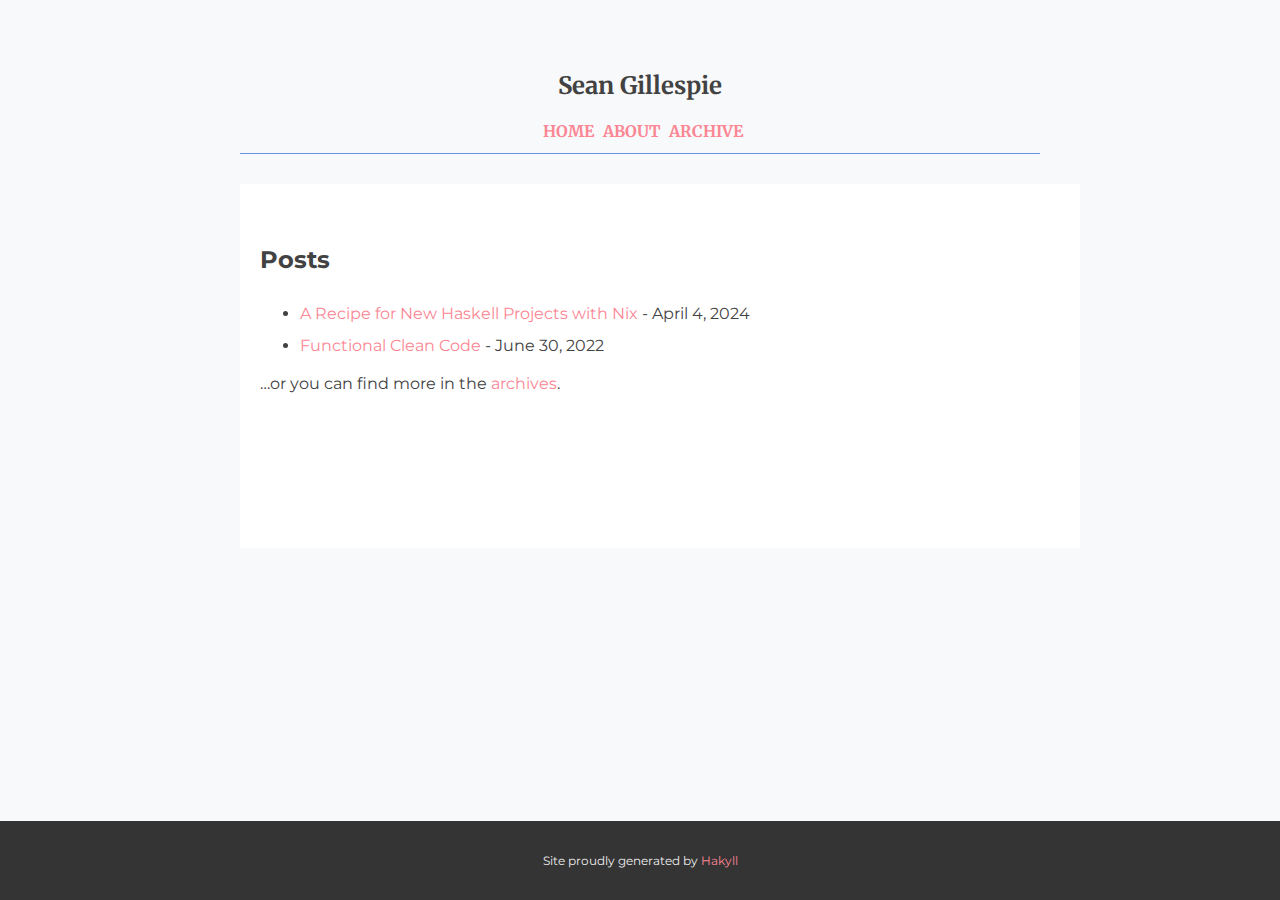
<file: docs/index.html>
<?xml version="1.0" encoding="UTF-8" ?>
<!DOCTYPE html PUBLIC "-//W3C//DTD XHTML 1.0 Strict//EN" "http://www.w3.org/TR/xhtml1/DTD/xhtml1-strict.dtd">
<html xmlns="http://www.w3.org/1999/xhtml" xml:lang="en" lang="en">
    <head>
        <meta http-equiv="Content-Type" content="text/html; charset=UTF-8" />
        <meta http-equiv="x-ua-compatible" content="ie=edge">
        <meta name="viewport" content="width=device-width, initial-scale=1">
        <meta http-equiv="Cache-Control" content="max-age=86400, must-revalidate" />
        <title>Sean Gillespie - Home</title>
        <link rel="stylesheet" type="text/css" title="hakyll_theme" href="./css/fifthave.css" />
    </head>

    <body>
        <header>
            <div class="logo">
                <a href="./">Sean Gillespie</a>
            </div>
            <nav>
                <a href="./">Home</a>
                <a href="./about.html">About</a>
                <a href="./archive.html">Archive</a>
            </nav>
        </header>

        <main role="main">
            <h1>Posts</h1>
<ul>
    
        <li>
            <a href="./posts/2024-04-04-hs-boilerplate.html">A Recipe for New Haskell Projects with Nix</a> - April  4, 2024
        </li>
    
        <li>
            <a href="./posts/2022-06-30-clean-code.html">Functional Clean Code</a> - June 30, 2022
        </li>
    
</ul>


<p>…or you can find more in the <a href="./archive.html">archives</a>.</p>

        </main>

        <footer>
            Site proudly generated by
            <a href="http://jaspervdj.be/hakyll">Hakyll</a>
        </footer>
    </body>
</html>
</file>
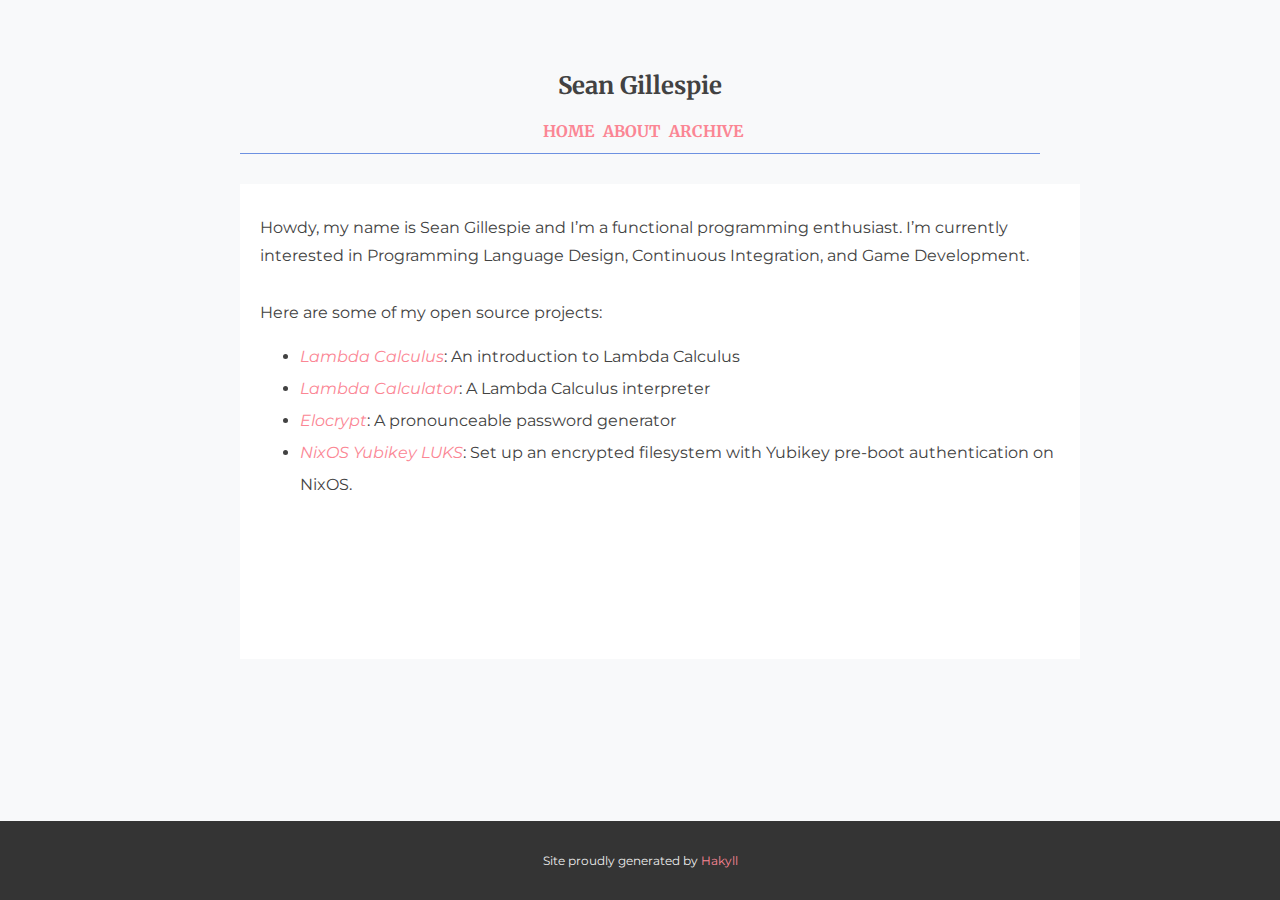
<file: docs/about.html>
<?xml version="1.0" encoding="UTF-8" ?>
<!DOCTYPE html PUBLIC "-//W3C//DTD XHTML 1.0 Strict//EN" "http://www.w3.org/TR/xhtml1/DTD/xhtml1-strict.dtd">
<html xmlns="http://www.w3.org/1999/xhtml" xml:lang="en" lang="en">
    <head>
        <meta http-equiv="Content-Type" content="text/html; charset=UTF-8" />
        <meta http-equiv="x-ua-compatible" content="ie=edge">
        <meta name="viewport" content="width=device-width, initial-scale=1">
        <meta http-equiv="Cache-Control" content="max-age=86400, must-revalidate" />
        <title>Sean Gillespie - About</title>
        <link rel="stylesheet" type="text/css" title="hakyll_theme" href="./css/fifthave.css" />
    </head>

    <body>
        <header>
            <div class="logo">
                <a href="./">Sean Gillespie</a>
            </div>
            <nav>
                <a href="./">Home</a>
                <a href="./about.html">About</a>
                <a href="./archive.html">Archive</a>
            </nav>
        </header>

        <main role="main">
            <p>Howdy, my name is Sean Gillespie and I’m a functional programming enthusiast. I’m
currently interested in Programming Language Design, Continuous Integration, and Game
Development.</p>
<p>Here are some of my open source projects:</p>
<ul>
<li><em><a href="https://github.com/sgillespie/lambda-calculus">Lambda Calculus</a></em>: An introduction to
Lambda Calculus</li>
<li><em><a href="https://github.com/sgillespie/lambda-calculator">Lambda Calculator</a></em>: A Lambda
Calculus interpreter</li>
<li><em><a href="https://github.com/sgillespie/elocrypt">Elocrypt</a></em>: A pronounceable password
generator</li>
<li><em><a href="https://github.com/sgillespie/nixos-yubikey-luks">NixOS Yubikey LUKS</a></em>: Set up an
encrypted filesystem with Yubikey pre-boot authentication on NixOS.</li>
</ul>
        </main>

        <footer>
            Site proudly generated by
            <a href="http://jaspervdj.be/hakyll">Hakyll</a>
        </footer>
    </body>
</html>
</file>
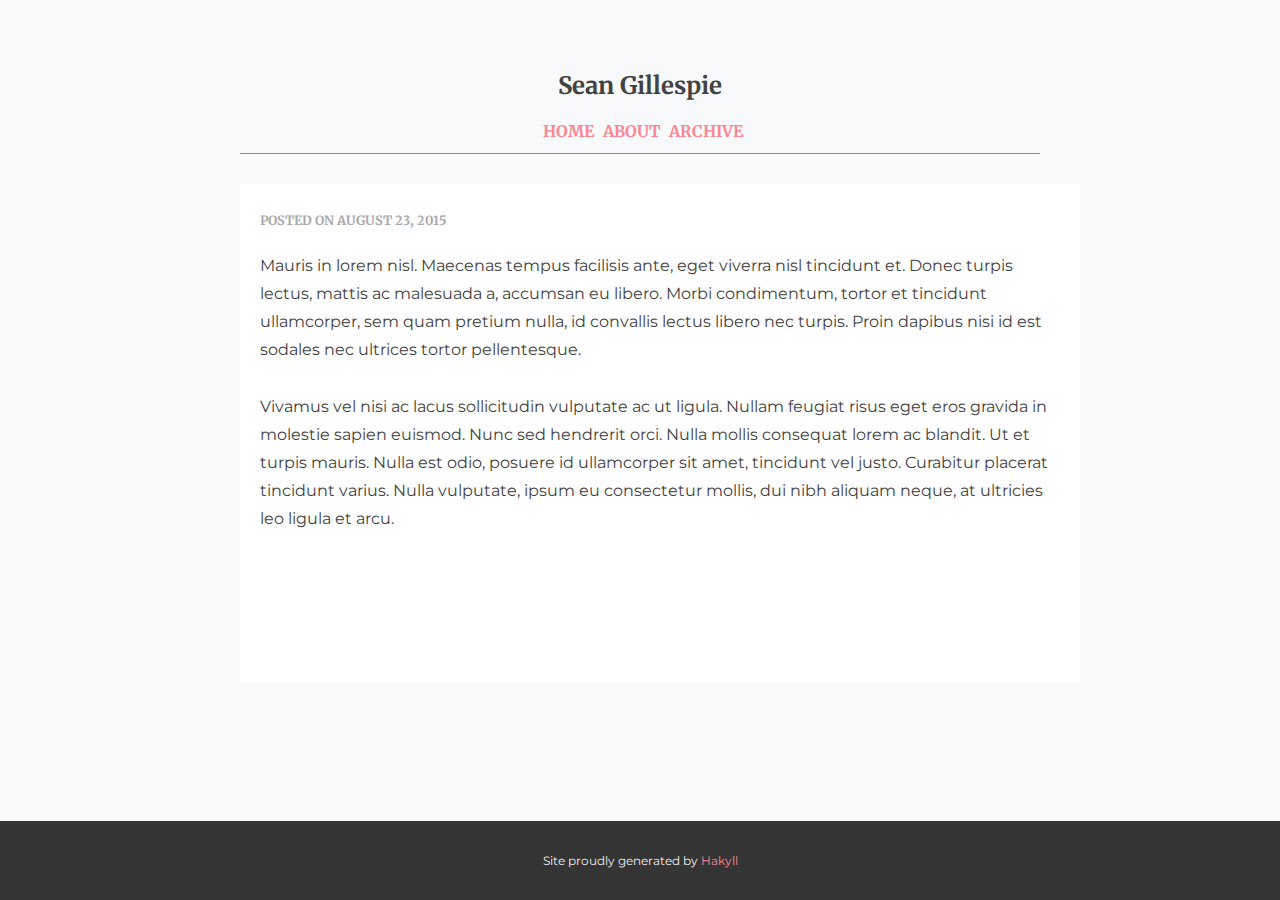
<file: docs/posts/2015-08-23-example.html>
<?xml version="1.0" encoding="UTF-8" ?>
<!DOCTYPE html PUBLIC "-//W3C//DTD XHTML 1.0 Strict//EN" "http://www.w3.org/TR/xhtml1/DTD/xhtml1-strict.dtd">
<html xmlns="http://www.w3.org/1999/xhtml" xml:lang="en" lang="en">
    <head>
        <meta http-equiv="Content-Type" content="text/html; charset=UTF-8" />
        <meta http-equiv="x-ua-compatible" content="ie=edge">
        <meta name="viewport" content="width=device-width, initial-scale=1">
        <meta http-equiv="Cache-Control" content="max-age=86400, must-revalidate" />
        <title>Sean Gillespie - example post</title>
        <link rel="stylesheet" type="text/css" title="hakyll_theme" href="../css/fifthave.css" />
    </head>

    <body>
        <header>
            <div class="logo">
                <a href="../">Sean Gillespie</a>
            </div>
            <nav>
                <a href="../">Home</a>
                <a href="../about.html">About</a>
                <a href="../archive.html">Archive</a>
            </nav>
        </header>

        <main role="main">
            <div class="info">
    Posted on August 23, 2015
    
</div>

<p>Mauris in lorem nisl. Maecenas tempus facilisis ante, eget viverra nisl
tincidunt et. Donec turpis lectus, mattis ac malesuada a, accumsan eu libero.
Morbi condimentum, tortor et tincidunt ullamcorper, sem quam pretium nulla, id
convallis lectus libero nec turpis. Proin dapibus nisi id est sodales nec
ultrices tortor pellentesque.</p>
<p>Vivamus vel nisi ac lacus sollicitudin vulputate
ac ut ligula. Nullam feugiat risus eget eros gravida in molestie sapien euismod.
Nunc sed hendrerit orci. Nulla mollis consequat lorem ac blandit. Ut et turpis
mauris. Nulla est odio, posuere id ullamcorper sit amet, tincidunt vel justo.
Curabitur placerat tincidunt varius. Nulla vulputate, ipsum eu consectetur
mollis, dui nibh aliquam neque, at ultricies leo ligula et arcu.</p>

        </main>

        <footer>
            Site proudly generated by
            <a href="http://jaspervdj.be/hakyll">Hakyll</a>
        </footer>
    </body>
</html>
</file>
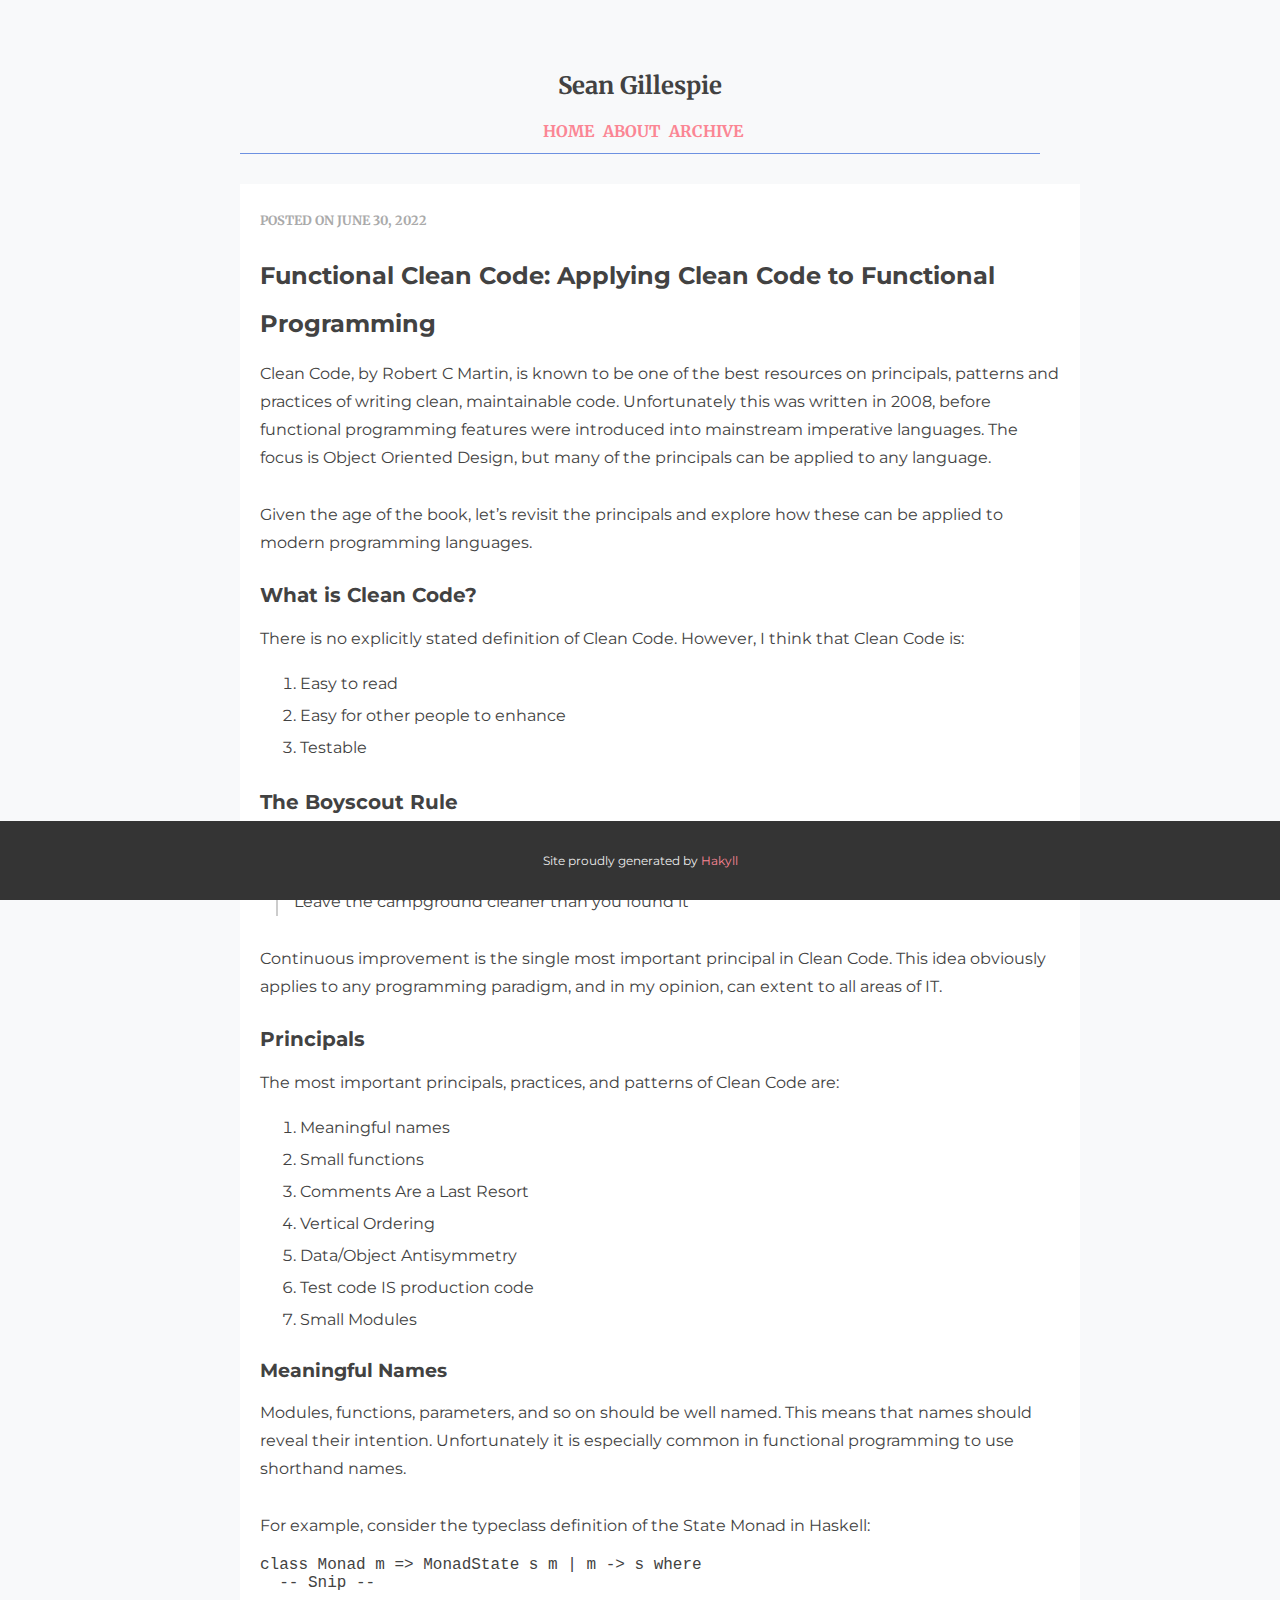
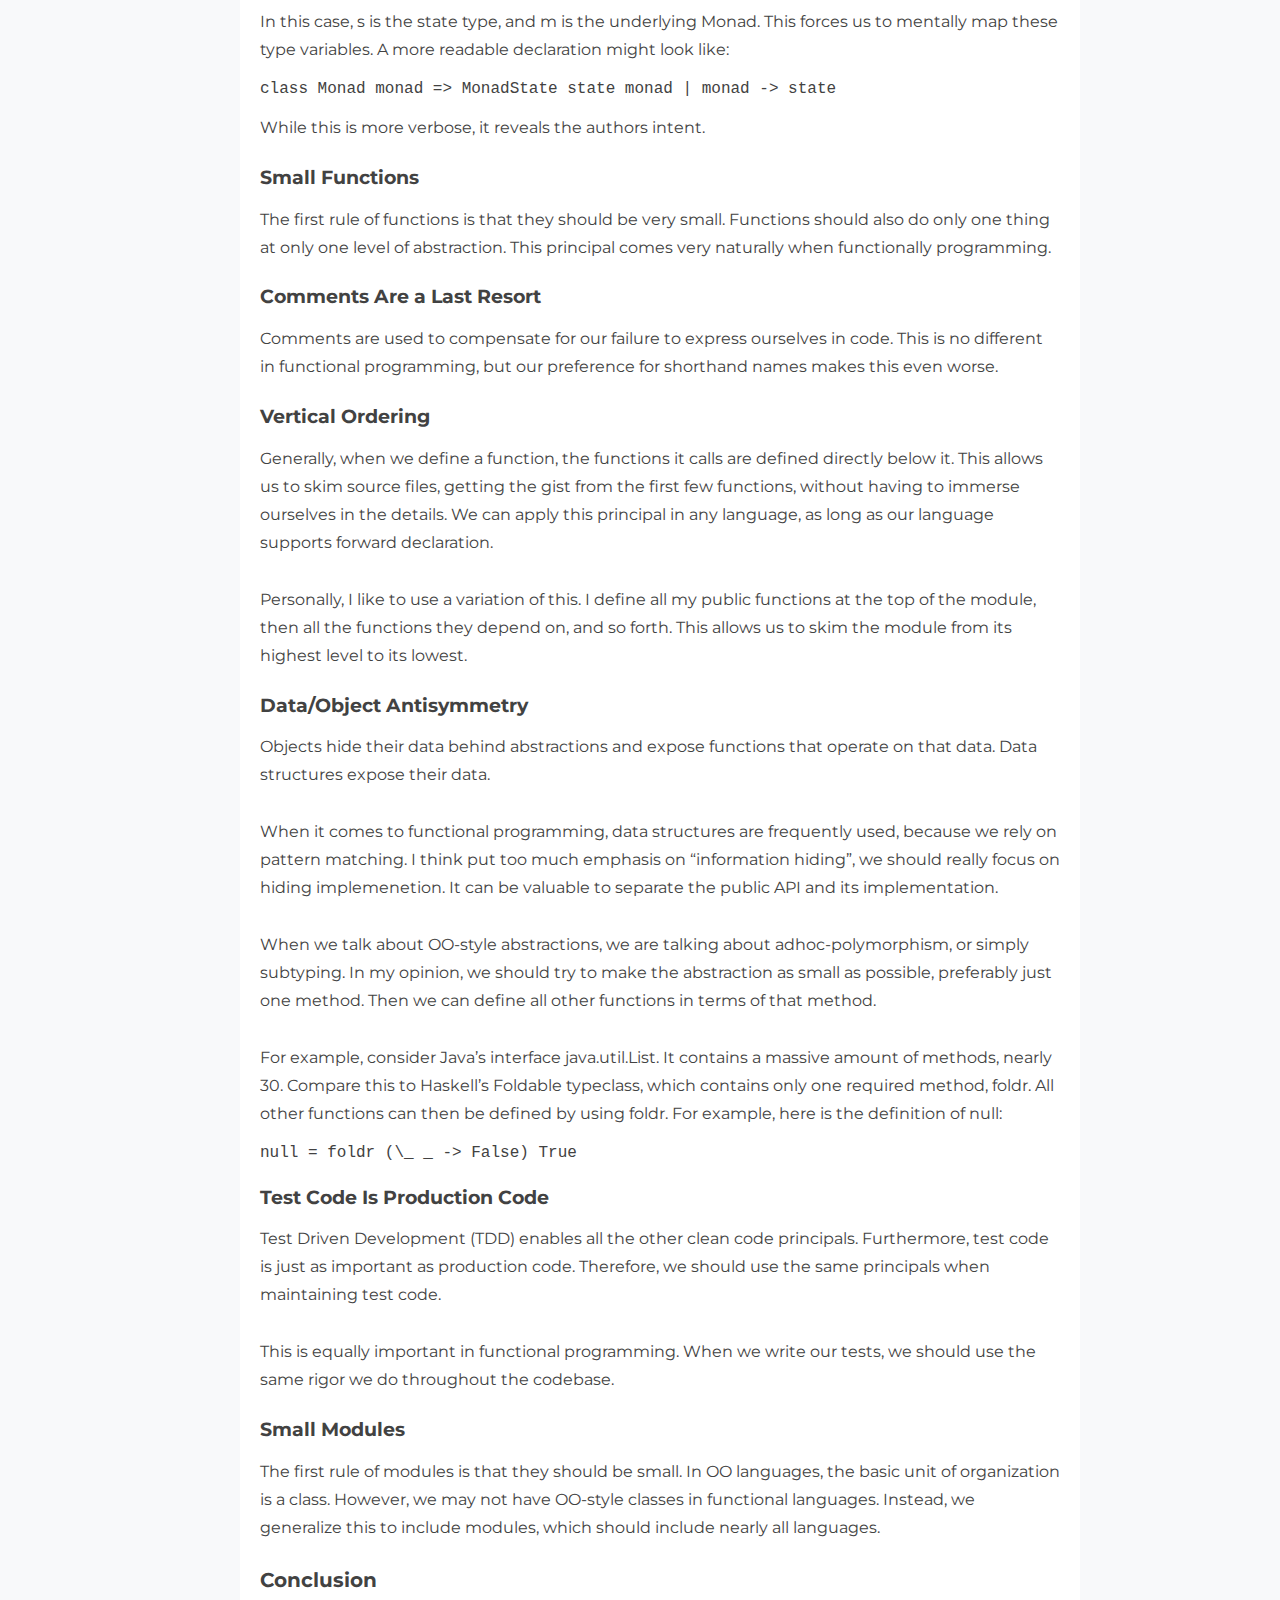
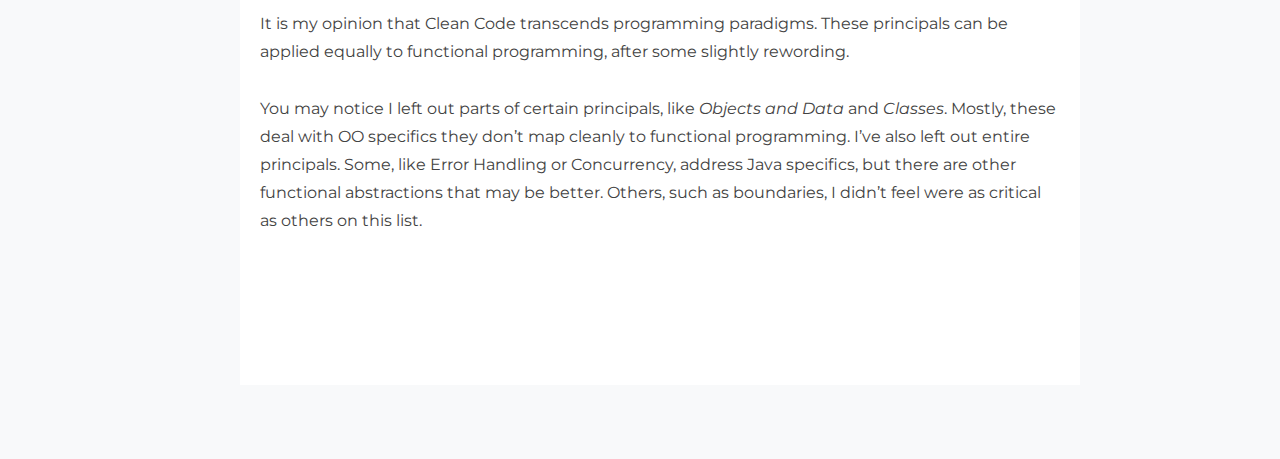
<file: docs/posts/2022-06-30-clean-code.html>
<?xml version="1.0" encoding="UTF-8" ?>
<!DOCTYPE html PUBLIC "-//W3C//DTD XHTML 1.0 Strict//EN" "http://www.w3.org/TR/xhtml1/DTD/xhtml1-strict.dtd">
<html xmlns="http://www.w3.org/1999/xhtml" xml:lang="en" lang="en">
    <head>
        <meta http-equiv="Content-Type" content="text/html; charset=UTF-8" />
        <meta http-equiv="x-ua-compatible" content="ie=edge">
        <meta name="viewport" content="width=device-width, initial-scale=1">
        <meta http-equiv="Cache-Control" content="max-age=86400, must-revalidate" />
        <title>Sean Gillespie - Functional Clean Code</title>
        <link rel="stylesheet" type="text/css" title="hakyll_theme" href="../css/fifthave.css" />
    </head>

    <body>
        <header>
            <div class="logo">
                <a href="../">Sean Gillespie</a>
            </div>
            <nav>
                <a href="../">Home</a>
                <a href="../about.html">About</a>
                <a href="../archive.html">Archive</a>
            </nav>
        </header>

        <main role="main">
            <div class="info">
    Posted on June 30, 2022
    
</div>

<h1 id="functional-clean-code-applying-clean-code-to-functional-programming">Functional Clean Code: Applying Clean Code to Functional Programming</h1>
<p>Clean Code, by Robert C Martin, is known to be one of the best resources on principals,
patterns and practices of writing clean, maintainable code. Unfortunately this was
written in 2008, before functional programming features were introduced into mainstream
imperative languages. The focus is Object Oriented Design, but many of the principals can
be applied to any language.</p>
<p>Given the age of the book, let’s revisit the principals and explore how these can be
applied to modern programming languages.</p>
<h2 id="what-is-clean-code">What is Clean Code?</h2>
<p>There is no explicitly stated definition of Clean Code. However, I think that Clean Code is:</p>
<ol type="1">
<li>Easy to read</li>
<li>Easy for other people to enhance</li>
<li>Testable</li>
</ol>
<h2 id="the-boyscout-rule">The Boyscout Rule</h2>
<p>The Boy Scouts of America have a simple rule that can apply to our profession:</p>
<blockquote>
<p>Leave the campground cleaner than you found it</p>
</blockquote>
<p>Continuous improvement is the single most important principal in Clean Code. This idea
obviously applies to any programming paradigm, and in my opinion, can extent to all areas
of IT.</p>
<h2 id="principals">Principals</h2>
<p>The most important principals, practices, and patterns of Clean Code are:</p>
<ol type="1">
<li>Meaningful names</li>
<li>Small functions</li>
<li>Comments Are a Last Resort</li>
<li>Vertical Ordering</li>
<li>Data/Object Antisymmetry</li>
<li>Test code IS production code</li>
<li>Small Modules</li>
</ol>
<h3 id="meaningful-names">Meaningful Names</h3>
<p>Modules, functions, parameters, and so on should be well named. This means that names
should reveal their intention. Unfortunately it is especially common in functional
programming to use shorthand names.</p>
<p>For example, consider the typeclass definition of the State Monad in Haskell:</p>
<pre><code>class Monad m =&gt; MonadState s m | m -&gt; s where
  -- Snip --</code></pre>
<p>In this case, <span class="title-ref">s</span> is the state type, and <span class="title-ref">m</span> is the underlying Monad. This forces us to
mentally map these type variables. A more readable declaration might look like:</p>
<pre><code>class Monad monad =&gt; MonadState state monad | monad -&gt; state</code></pre>
<p>While this is more verbose, it reveals the authors intent.</p>
<h3 id="small-functions">Small Functions</h3>
<p>The first rule of functions is that they should be very small. Functions should also do
only one thing at only one level of abstraction. This principal comes very naturally when
functionally programming.</p>
<h3 id="comments-are-a-last-resort">Comments Are a Last Resort</h3>
<p>Comments are used to compensate for our failure to express ourselves in code. This is no
different in functional programming, but our preference for shorthand names makes this
even worse.</p>
<h3 id="vertical-ordering">Vertical Ordering</h3>
<p>Generally, when we define a function, the functions it calls are defined directly below
it. This allows us to skim source files, getting the gist from the first few functions,
without having to immerse ourselves in the details. We can apply this principal in any
language, as long as our language supports forward declaration.</p>
<p>Personally, I like to use a variation of this. I define all my public functions at the top
of the module, then all the functions they depend on, and so forth. This allows us to skim
the module from its highest level to its lowest.</p>
<h3 id="dataobject-antisymmetry">Data/Object Antisymmetry</h3>
<p>Objects hide their data behind abstractions and expose functions that operate on that
data. Data structures expose their data.</p>
<p>When it comes to functional programming, data structures are frequently used, because we
rely on pattern matching. I think put too much emphasis on “information hiding”, we should
really focus on hiding implemenetion. It can be valuable to separate the public API and
its implementation.</p>
<p>When we talk about OO-style abstractions, we are talking about adhoc-polymorphism, or
simply subtyping. In my opinion, we should try to make the abstraction as small as
possible, preferably just one method. Then we can define all other functions in terms of
that method.</p>
<p>For example, consider Java’s interface java.util.List. It contains a massive amount of
methods, nearly 30. Compare this to Haskell’s Foldable typeclass, which contains only one
required method, foldr. All other functions can then be defined by using foldr. For
example, here is the definition of null:</p>
<pre><code>null = foldr (\_ _ -&gt; False) True</code></pre>
<h3 id="test-code-is-production-code">Test Code Is Production Code</h3>
<p>Test Driven Development (TDD) enables all the other clean code principals. Furthermore,
test code is just as important as production code. Therefore, we should use the same
principals when maintaining test code.</p>
<p>This is equally important in functional programming. When we write our tests, we should
use the same rigor we do throughout the codebase.</p>
<h3 id="small-modules">Small Modules</h3>
<p>The first rule of modules is that they should be small. In OO languages, the basic unit of
organization is a class. However, we may not have OO-style classes in functional
languages. Instead, we generalize this to include modules, which should include nearly all
languages.</p>
<h2 id="conclusion">Conclusion</h2>
<p>It is my opinion that Clean Code transcends programming paradigms. These principals can be
applied equally to functional programming, after some slightly rewording.</p>
<p>You may notice I left out parts of certain principals, like <em>Objects and Data</em> and
<em>Classes</em>. Mostly, these deal with OO specifics they don’t map cleanly to functional
programming. I’ve also left out entire principals. Some, like Error Handling or
Concurrency, address Java specifics, but there are other functional abstractions that may
be better. Others, such as boundaries, I didn’t feel were as critical as others on this
list.</p>

        </main>

        <footer>
            Site proudly generated by
            <a href="http://jaspervdj.be/hakyll">Hakyll</a>
        </footer>
    </body>
</html>
</file>
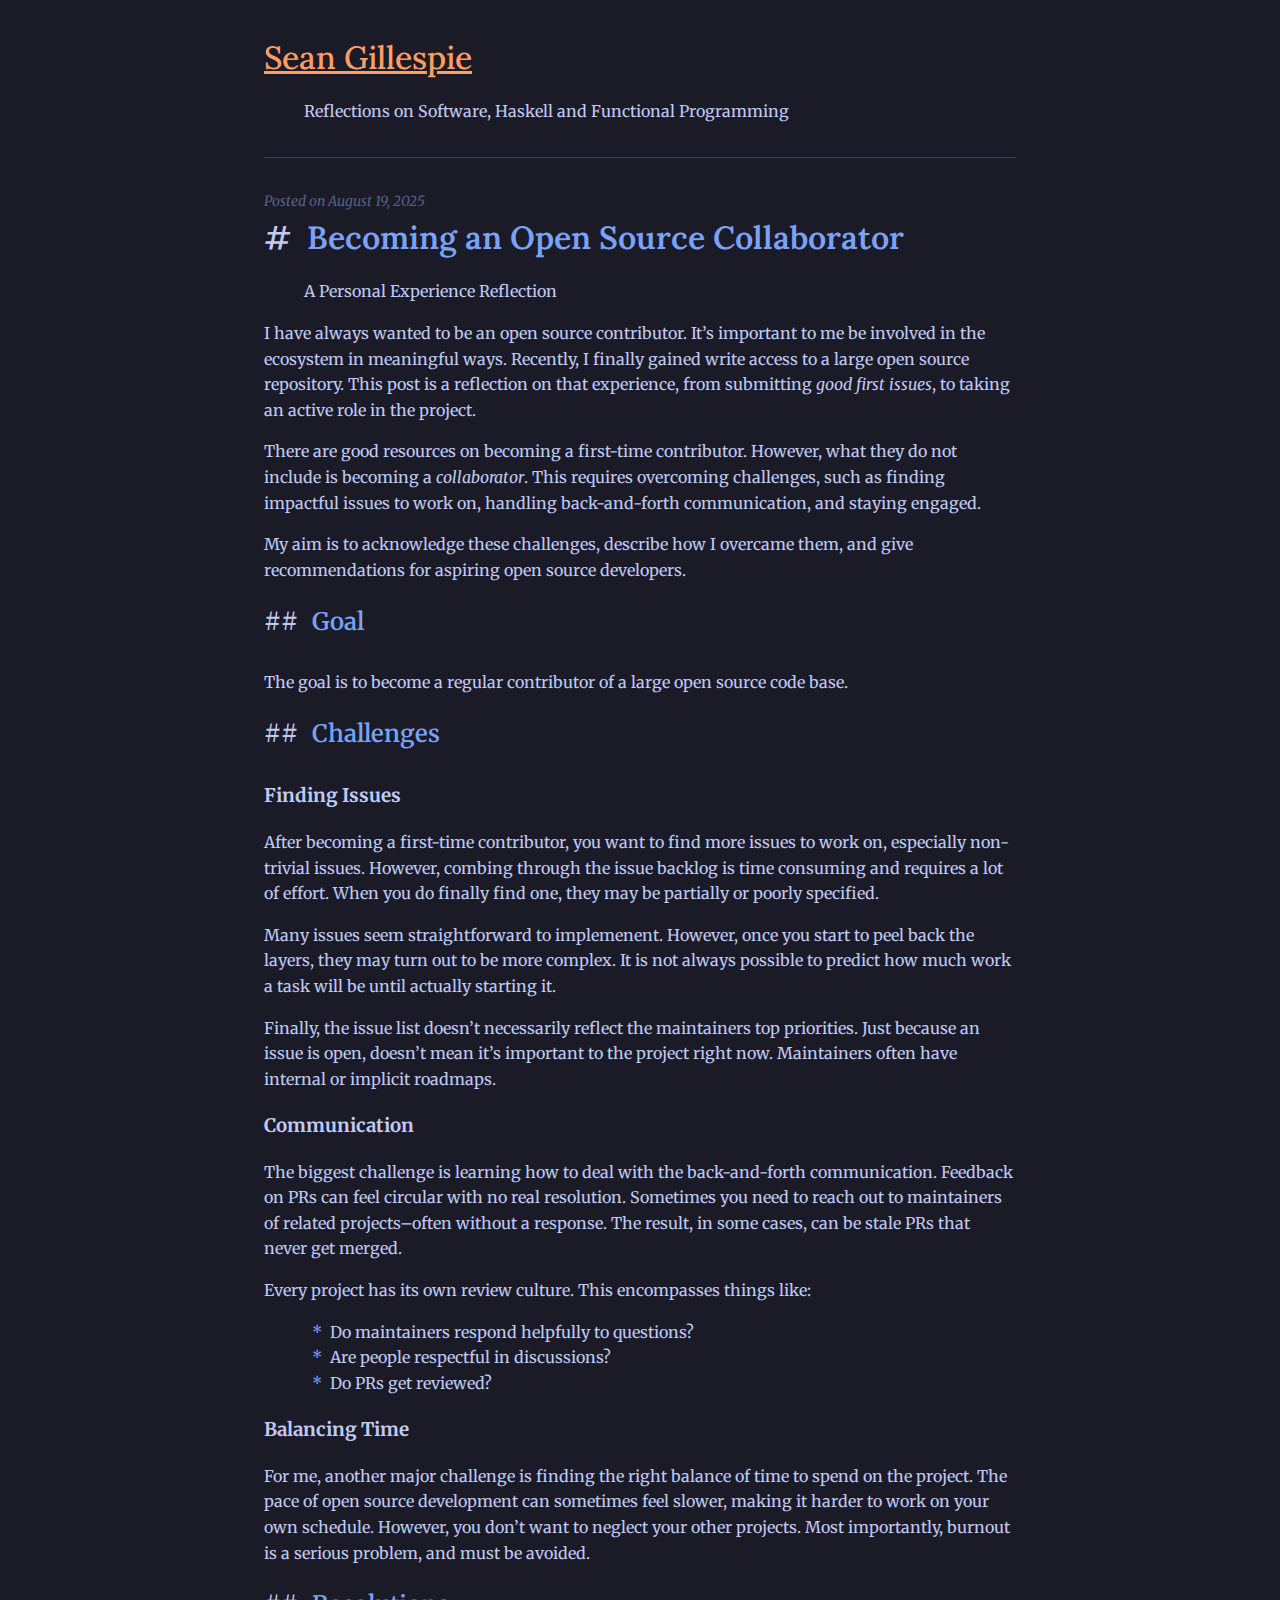
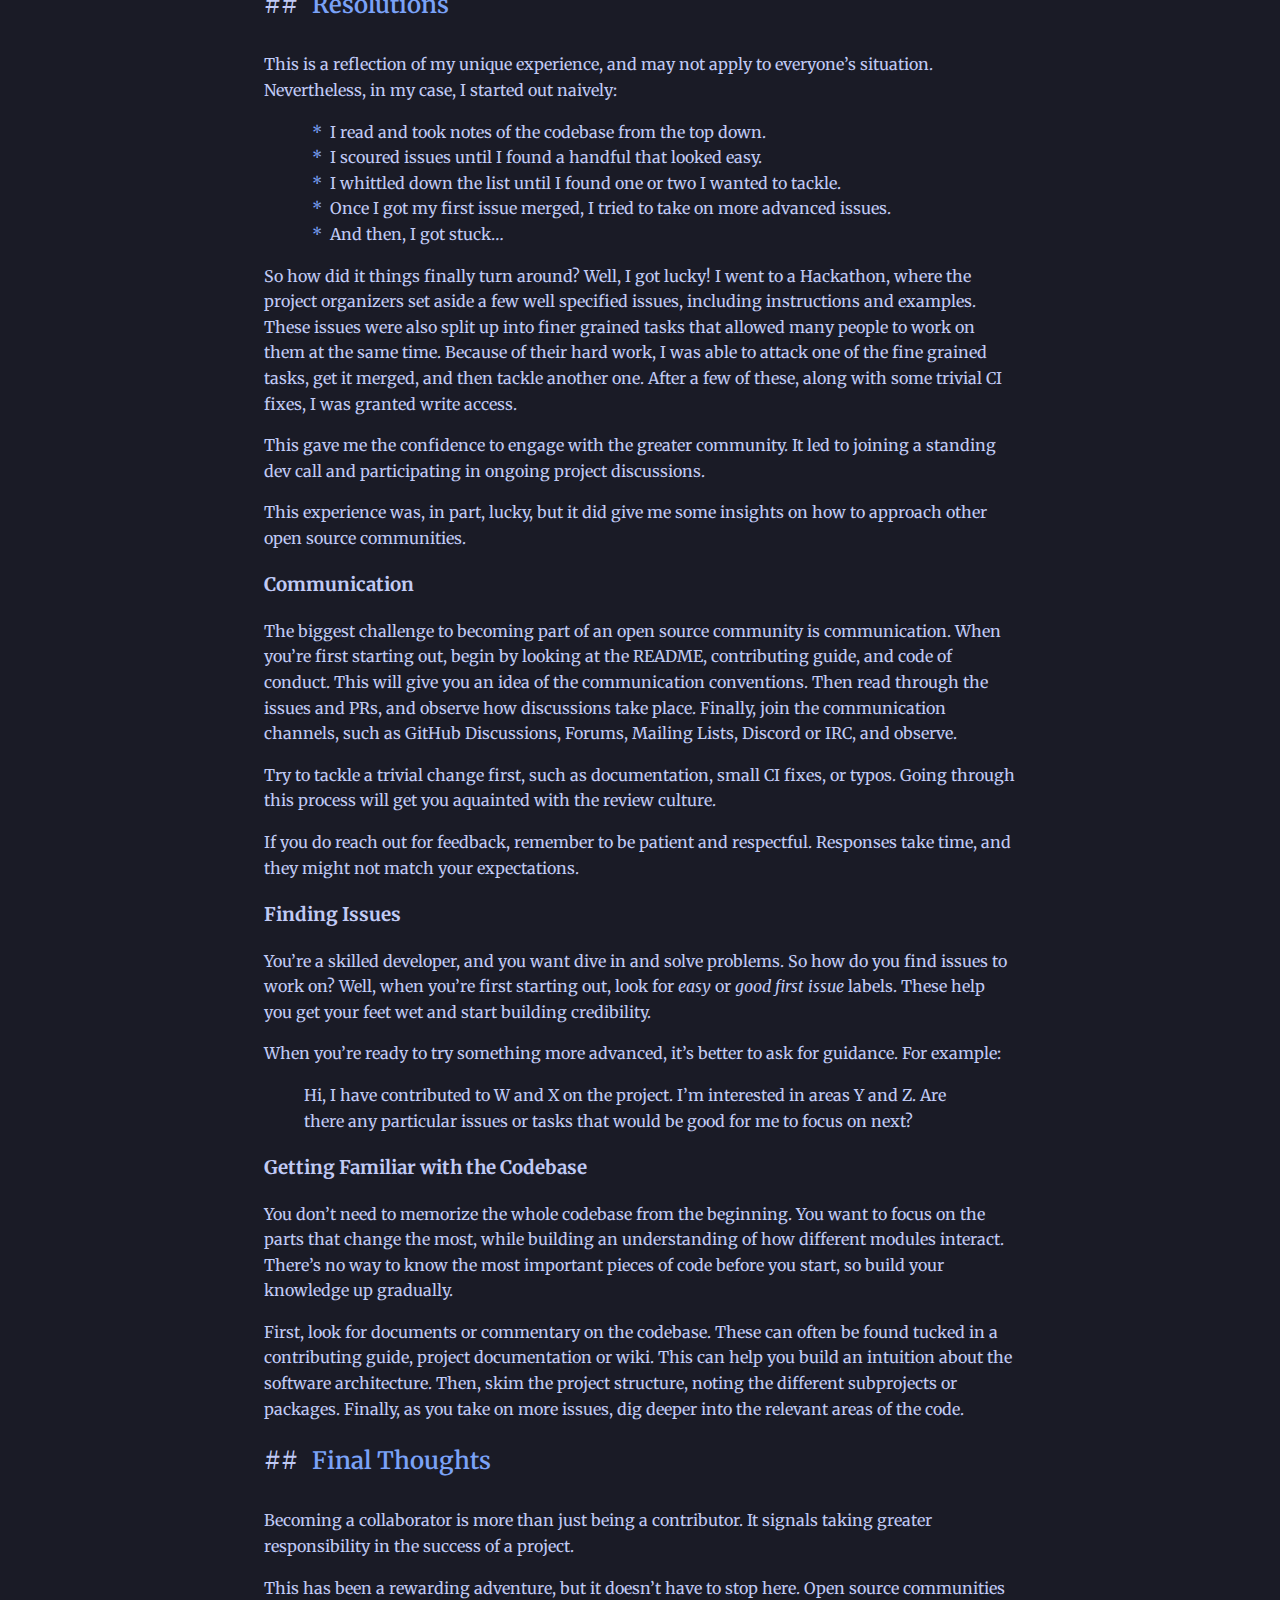
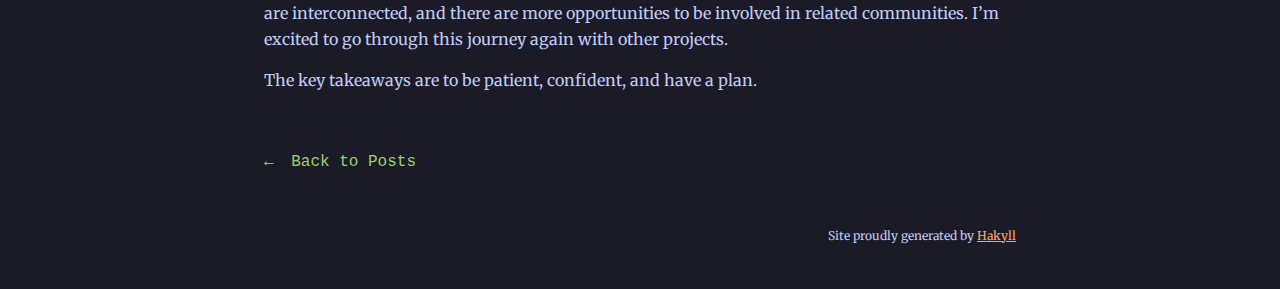
<file: docs/posts/2025-08-19-becoming-an-oss-collaborator.html>
<?xml version="1.0" encoding="UTF-8" ?>
<!DOCTYPE html PUBLIC "-//W3C//DTD XHTML 1.0 Strict//EN" "http://www.w3.org/TR/xhtml1/DTD/xhtml1-strict.dtd">
<html xmlns="http://www.w3.org/1999/xhtml" xml:lang="en" lang="en">
    <head>
        <meta http-equiv="Content-Type" content="text/html; charset=UTF-8" />
        <meta http-equiv="x-ua-compatible" content="ie=edge">
        <meta name="viewport" content="width=device-width, initial-scale=1">
        <meta http-equiv="Cache-Control" content="max-age=86400, must-revalidate" />
        <title>Sean Gillespie - Becoming an Open Source Collaborator</title>
        <link rel="stylesheet" type="text/css" title="hakyll_theme" href="../css/lambdadark.css" />
    </head>

    <body>
        <div class="container">
          <header>
              <h1><a href="../" class="header">Sean Gillespie</a></h1>
              <blockquote>
                <p>Reflections on Software, Haskell and Functional Programming</p>
              </blockquote>

              <!--
              <nav>
                  <a href="/about.html">About</a>
              </nav>
              -->
          </header>

          <main role="main">
              <div class="info">
    Posted on August 19, 2025
    
</div>

<h1 id="becoming-an-open-source-collaborator">Becoming an Open Source Collaborator</h1>
<blockquote>
<p>A Personal Experience Reflection</p>
</blockquote>
<p>I have always wanted to be an open source contributor. It’s important to me be involved
in the ecosystem in meaningful ways. Recently, I finally gained write access to a large
open source repository. This post is a reflection on that experience, from submitting
<em>good first issues</em>, to taking an active role in the project.</p>
<p>There are good resources on becoming a first-time contributor. However, what they do not
include is becoming a <em>collaborator</em>. This requires overcoming challenges, such as finding
impactful issues to work on, handling back-and-forth communication, and staying engaged.</p>
<p>My aim is to acknowledge these challenges, describe how I overcame them, and give
recommendations for aspiring open source developers.</p>
<h2 id="goal">Goal</h2>
<p>The goal is to become a regular contributor of a large open source code base.</p>
<h2 id="challenges">Challenges</h2>
<h3 id="finding-issues">Finding Issues</h3>
<p>After becoming a first-time contributor, you want to find more issues to work on,
especially non-trivial issues. However, combing through the issue backlog is time
consuming and requires a lot of effort. When you do finally find one, they may be
partially or poorly specified.</p>
<p>Many issues seem straightforward to implemenent. However, once you start to peel back
the layers, they may turn out to be more complex. It is not always possible to predict
how much work a task will be until actually starting it.</p>
<p>Finally, the issue list doesn’t necessarily reflect the maintainers top priorities.
Just because an issue is open, doesn’t mean it’s important to the project right now.
Maintainers often have internal or implicit roadmaps.</p>
<h3 id="communication">Communication</h3>
<p>The biggest challenge is learning how to deal with the back-and-forth communication.
Feedback on PRs can feel circular with no real resolution. Sometimes you need to reach
out to maintainers of related projects–often without a response. The result, in some
cases, can be stale PRs that never get merged.</p>
<p>Every project has its own review culture. This encompasses things like:</p>
<ol type="1">
<li>Do maintainers respond helpfully to questions?</li>
<li>Are people respectful in discussions?</li>
<li>Do PRs get reviewed?</li>
</ol>
<h3 id="balancing-time">Balancing Time</h3>
<p>For me, another major challenge is finding the right balance of time to spend on the project.
The pace of open source development can sometimes feel slower, making it harder to work on
your own schedule. However, you don’t want to neglect your other projects. Most
importantly, burnout is a serious problem, and must be avoided.</p>
<h2 id="resolutions">Resolutions</h2>
<p>This is a reflection of my unique experience, and may not apply to
everyone’s situation. Nevertheless, in my case, I started out naively:</p>
<ol type="1">
<li>I read and took notes of the codebase from the top down.</li>
<li>I scoured issues until I found a handful that looked easy.</li>
<li>I whittled down the list until I found one or two I wanted to tackle.</li>
<li>Once I got my first issue merged, I tried to take on more advanced issues.</li>
<li>And then, I got stuck…</li>
</ol>
<p>So how did it things finally turn around? Well, I got lucky! I went to a Hackathon, where
the project organizers set aside a few well specified issues, including instructions and
examples. These issues were also split up into finer grained tasks that allowed many
people to work on them at the same time. Because of their hard work, I was able to attack
one of the fine grained tasks, get it merged, and then tackle another one. After a few of
these, along with some trivial CI fixes, I was granted write access.</p>
<p>This gave me the confidence to engage with the greater community. It led to joining a
standing dev call and participating in ongoing project discussions.</p>
<p>This experience was, in part, lucky, but it did give me some insights on how to
approach other open source communities.</p>
<h3 id="communication-1">Communication</h3>
<p>The biggest challenge to becoming part of an open source community is communication. When
you’re first starting out, begin by looking at the README, contributing guide, and code
of conduct. This will give you an idea of the communication conventions. Then read
through the issues and PRs, and observe how discussions take place. Finally, join the
communication channels, such as GitHub Discussions, Forums, Mailing Lists, Discord or
IRC, and observe.</p>
<p>Try to tackle a trivial change first, such as documentation, small CI fixes, or typos.
Going through this process will get you aquainted with the review culture.</p>
<p>If you do reach out for feedback, remember to be patient and respectful. Responses take
time, and they might not match your expectations.</p>
<h3 id="finding-issues-1">Finding Issues</h3>
<p>You’re a skilled developer, and you want dive in and solve problems. So how do you find
issues to work on? Well, when you’re first starting out, look for <em>easy</em> or
<em>good first issue</em> labels. These help you get your feet wet and start building
credibility.</p>
<p>When you’re ready to try something more advanced, it’s better to ask for guidance. For
example:</p>
<blockquote>
<p>Hi, I have contributed to W and X on the project. I’m interested in areas Y and Z. Are
there any particular issues or tasks that would be good for me to focus on next?</p>
</blockquote>
<h3 id="getting-familiar-with-the-codebase">Getting Familiar with the Codebase</h3>
<p>You don’t need to memorize the whole codebase from the beginning. You want to focus on the
parts that change the most, while building an understanding of how different modules interact.
There’s no way to know the most important pieces of code before you start, so build your
knowledge up gradually.</p>
<p>First, look for documents or commentary on the codebase. These can often be found
tucked in a contributing guide, project documentation or wiki. This can help you build
an intuition about the software architecture. Then, skim the project structure, noting
the different subprojects or packages. Finally, as you take on more issues, dig deeper
into the relevant areas of the code.</p>
<h2 id="final-thoughts">Final Thoughts</h2>
<p>Becoming a collaborator is more than just being a contributor. It signals taking greater
responsibility in the success of a project.</p>
<p>This has been a rewarding adventure, but it doesn’t have to stop here. Open source
communities are interconnected, and there are more opportunities to be involved in
related communities. I’m excited to go through this journey again with other projects.</p>
<p>The key takeaways are to be patient, confident, and have a plan.</p>

<nav class="post-nav">
    <a href="../" class="back-link">Back to Posts</a>
</nav>

<script src="https://giscus.app/client.js" data-repo="sgillespie/sgillespie.github.io" data-repo-id="R_kgDOHjsUew" data-category="Announcements" data-category-id="DIC_kwDOHjsUe84CvHb3" data-mapping="pathname" data-strict="0" data-reactions-enabled="1" data-emit-metadata="0" data-input-position="bottom" data-theme="catppuccin_mocha" data-lang="en" crossorigin="anonymous" async>
</script>

          </main>

          <footer>
              Site proudly generated by
              <a href="http://jaspervdj.be/hakyll">Hakyll</a>
          </footer>
        </container>
    </body>
</html>
</file>
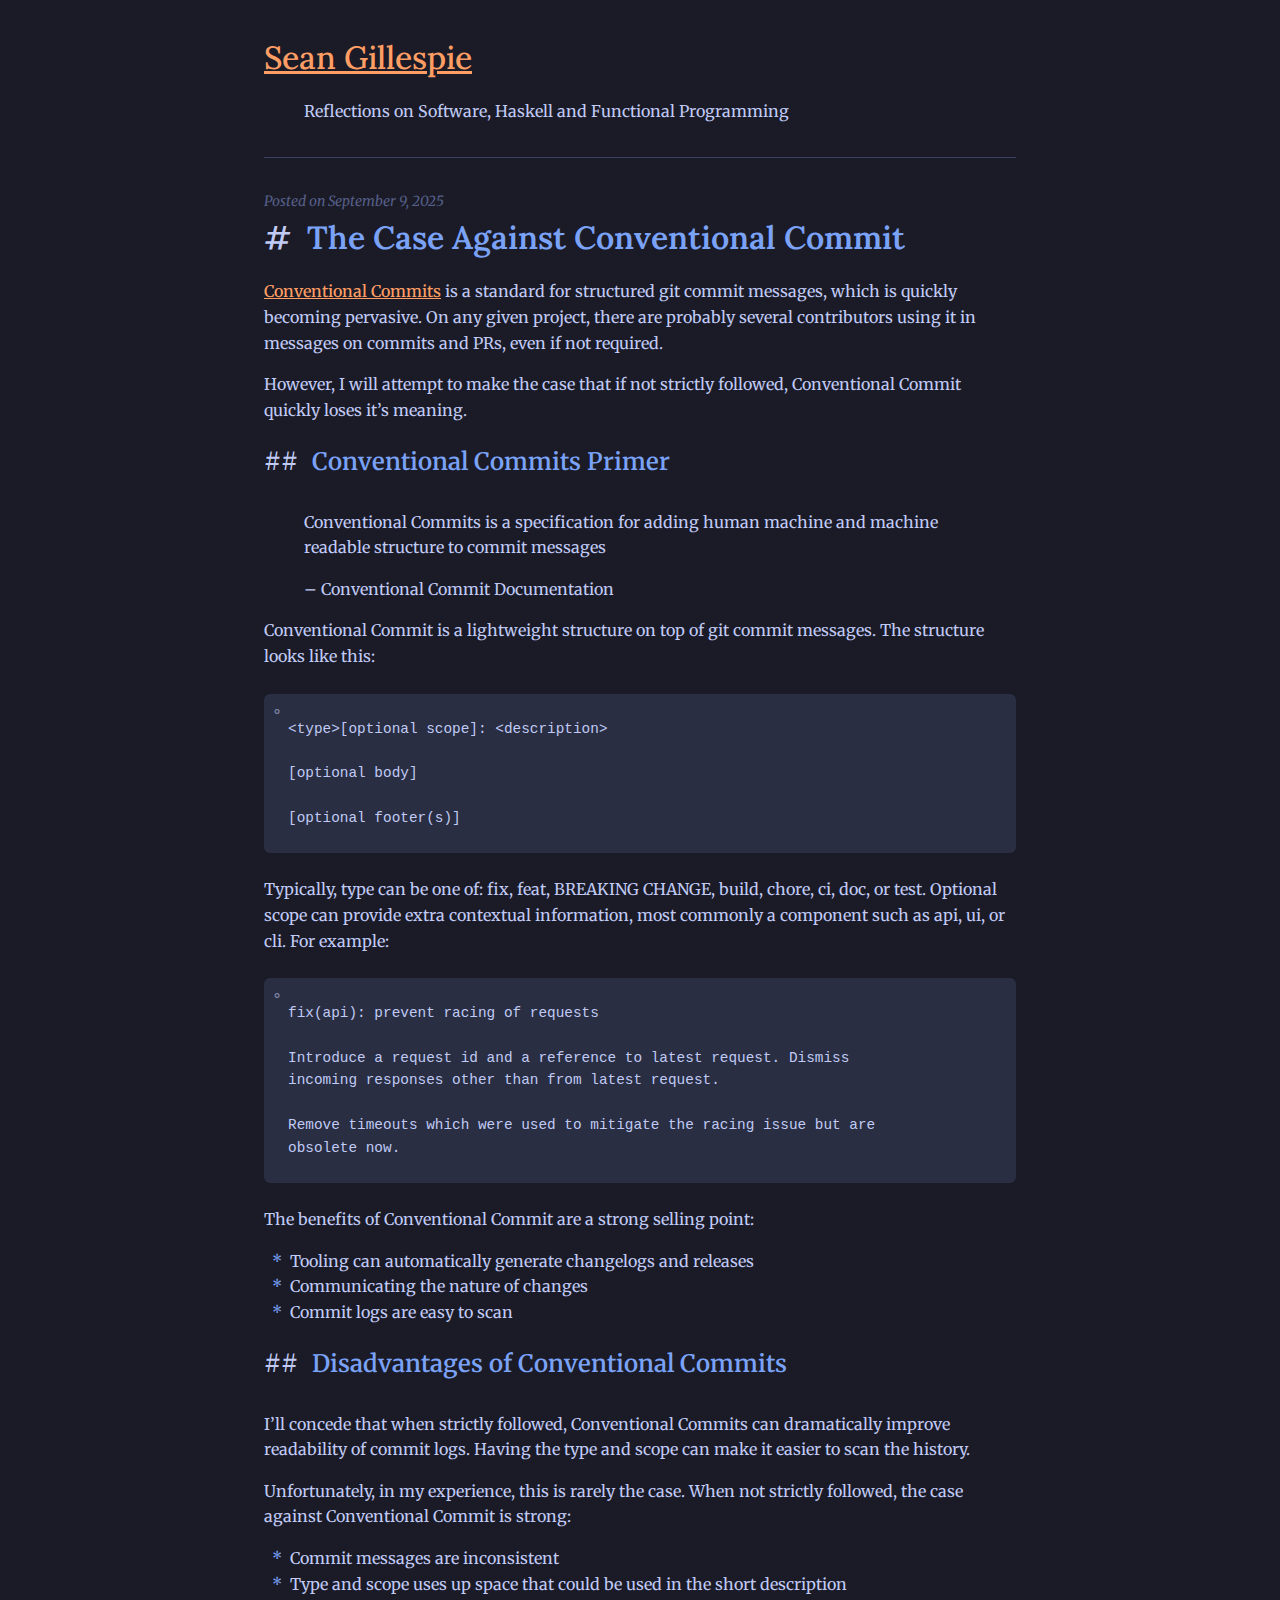
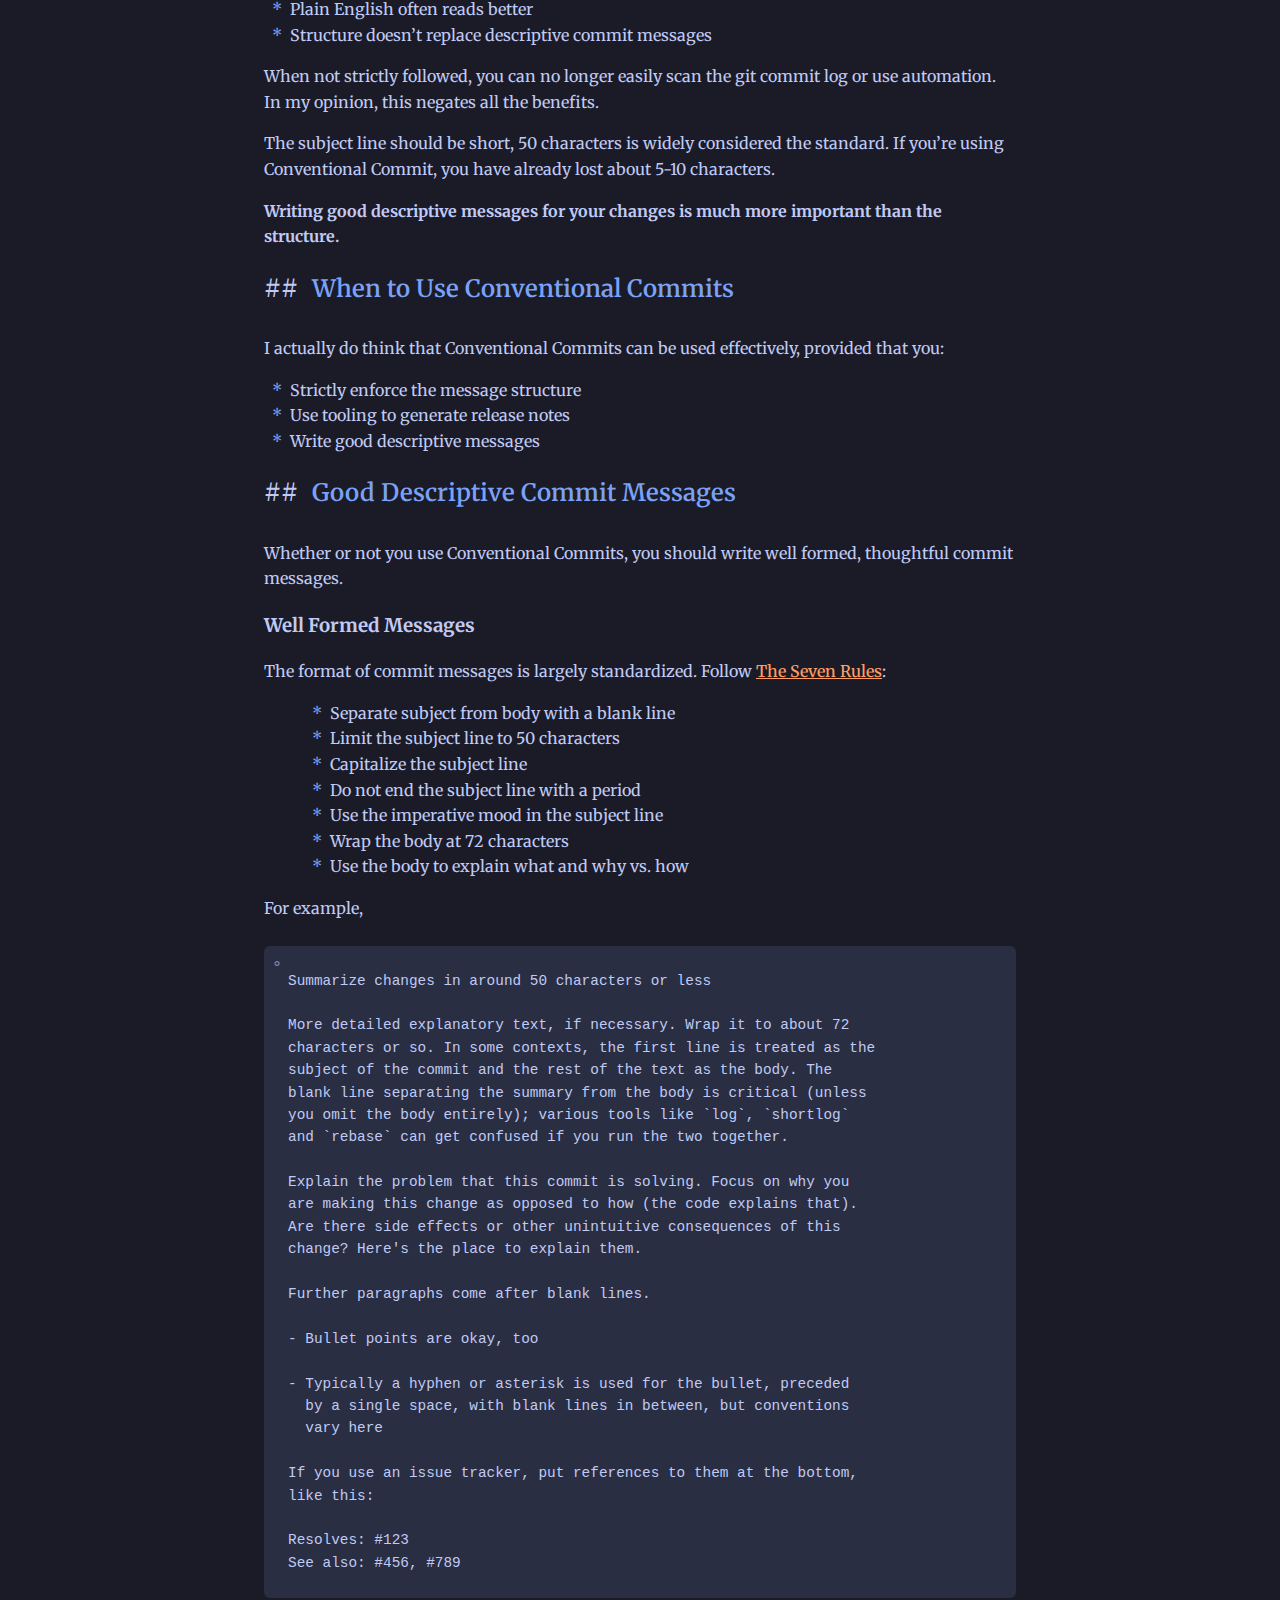
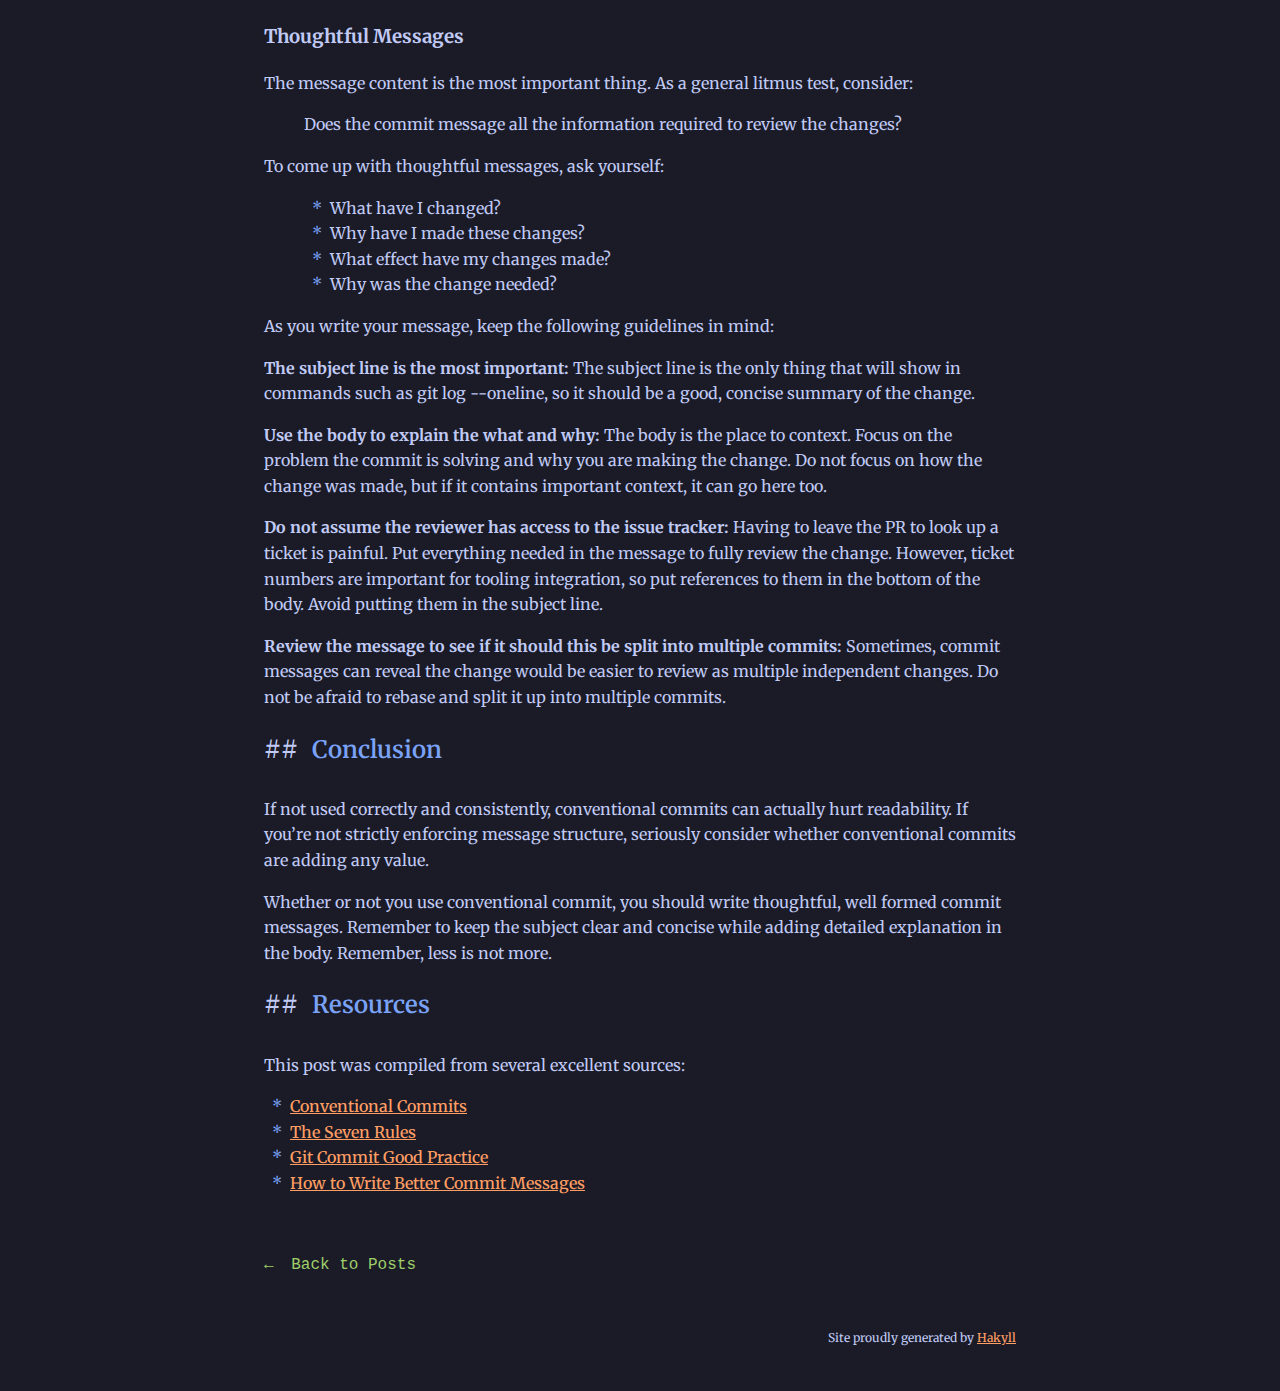
<file: docs/posts/2025-09-09-the-case-against-conventional-commit.html>
<?xml version="1.0" encoding="UTF-8" ?>
<!DOCTYPE html PUBLIC "-//W3C//DTD XHTML 1.0 Strict//EN" "http://www.w3.org/TR/xhtml1/DTD/xhtml1-strict.dtd">
<html xmlns="http://www.w3.org/1999/xhtml" xml:lang="en" lang="en">
    <head>
        <meta http-equiv="Content-Type" content="text/html; charset=UTF-8" />
        <meta http-equiv="x-ua-compatible" content="ie=edge">
        <meta name="viewport" content="width=device-width, initial-scale=1">
        <meta http-equiv="Cache-Control" content="max-age=86400, must-revalidate" />
        <title>Sean Gillespie - The Case Against Conventional Commit</title>
        <link rel="stylesheet" type="text/css" title="hakyll_theme" href="../css/lambdadark.css" />
    </head>

    <body>
        <div class="container">
          <header>
              <h1><a href="../" class="header">Sean Gillespie</a></h1>
              <blockquote>
                <p>Reflections on Software, Haskell and Functional Programming</p>
              </blockquote>

              <!--
              <nav>
                  <a href="/about.html">About</a>
              </nav>
              -->
          </header>

          <main role="main">
              <div class="info">
    Posted on September  9, 2025
    
</div>

<h1 id="the-case-against-conventional-commit">The Case Against Conventional Commit</h1>
<p><a href>Conventional Commits</a> is a standard for structured git commit messages, which is quickly
becoming pervasive. On any given project, there are probably several contributors using
it in messages on commits and PRs, even if not required.</p>
<p>However, I will attempt to make the case that if not strictly followed, Conventional Commit
quickly loses it’s meaning.</p>
<h2 id="conventional-commits-primer">Conventional Commits Primer</h2>
<blockquote>
<p>Conventional Commits is a specification for adding human machine and machine readable
structure to commit messages</p>
<p>– Conventional Commit Documentation</p>
</blockquote>
<p>Conventional Commit is a lightweight structure on top of git commit messages. The
structure looks like this:</p>
<pre><code>&lt;type&gt;[optional scope]: &lt;description&gt;

[optional body]

[optional footer(s)]</code></pre>
<p>Typically, type can be one of: fix, feat, BREAKING CHANGE, build, chore, ci, doc, or test.
Optional scope can provide extra contextual information, most commonly a component such as
api, ui, or cli. For example:</p>
<pre><code>fix(api): prevent racing of requests

Introduce a request id and a reference to latest request. Dismiss
incoming responses other than from latest request.

Remove timeouts which were used to mitigate the racing issue but are
obsolete now.</code></pre>
<p>The benefits of Conventional Commit are a strong selling point:</p>
<ul>
<li>Tooling can automatically generate changelogs and releases</li>
<li>Communicating the nature of changes</li>
<li>Commit logs are easy to scan</li>
</ul>
<h2 id="disadvantages-of-conventional-commits">Disadvantages of Conventional Commits</h2>
<p>I’ll concede that when strictly followed, Conventional Commits can dramatically improve
readability of commit logs. Having the type and scope can make it easier to scan the
history.</p>
<p>Unfortunately, in my experience, this is rarely the case. When
not strictly followed, the case against Conventional Commit is strong:</p>
<ul>
<li>Commit messages are inconsistent</li>
<li>Type and scope uses up space that could be used in the short description</li>
<li>Plain English often reads better</li>
<li>Structure doesn’t replace descriptive commit messages</li>
</ul>
<p>When not strictly followed, you can no longer easily scan the git commit log or use
automation. In my opinion, this negates all the benefits.</p>
<p>The subject line should be short, 50 characters is widely considered the standard. If
you’re using Conventional Commit, you have already lost about 5-10 characters.</p>
<p><strong>Writing good descriptive messages for your changes is much more important than the
structure.</strong></p>
<h2 id="when-to-use-conventional-commits">When to Use Conventional Commits</h2>
<p>I actually do think that Conventional Commits can be used effectively, provided that
you:</p>
<ul>
<li>Strictly enforce the message structure</li>
<li>Use tooling to generate release notes</li>
<li>Write good descriptive messages</li>
</ul>
<h2 id="good-descriptive-commit-messages">Good Descriptive Commit Messages</h2>
<p>Whether or not you use Conventional Commits, you should write well formed, thoughtful
commit messages.</p>
<h3 id="well-formed-messages">Well Formed Messages</h3>
<p>The format of commit messages is largely standardized. Follow
<a href>The Seven Rules</a>:</p>
<ol type="1">
<li>Separate subject from body with a blank line</li>
<li>Limit the subject line to 50 characters</li>
<li>Capitalize the subject line</li>
<li>Do not end the subject line with a period</li>
<li>Use the imperative mood in the subject line</li>
<li>Wrap the body at 72 characters</li>
<li>Use the body to explain what and why vs. how</li>
</ol>
<p>For example,</p>
<pre><code>Summarize changes in around 50 characters or less

More detailed explanatory text, if necessary. Wrap it to about 72
characters or so. In some contexts, the first line is treated as the
subject of the commit and the rest of the text as the body. The
blank line separating the summary from the body is critical (unless
you omit the body entirely); various tools like `log`, `shortlog`
and `rebase` can get confused if you run the two together.

Explain the problem that this commit is solving. Focus on why you
are making this change as opposed to how (the code explains that).
Are there side effects or other unintuitive consequences of this
change? Here's the place to explain them.

Further paragraphs come after blank lines.

- Bullet points are okay, too

- Typically a hyphen or asterisk is used for the bullet, preceded
  by a single space, with blank lines in between, but conventions
  vary here

If you use an issue tracker, put references to them at the bottom,
like this:

Resolves: #123
See also: #456, #789</code></pre>
<h3 id="thoughtful-messages">Thoughtful Messages</h3>
<p>The message content is the most important thing. As a general litmus test, consider:</p>
<blockquote>
<p>Does the commit message all the information required to review the changes?</p>
</blockquote>
<p>To come up with thoughtful messages, ask yourself:</p>
<ol type="1">
<li>What have I changed?</li>
<li>Why have I made these changes?</li>
<li>What effect have my changes made?</li>
<li>Why was the change needed?</li>
</ol>
<p>As you write your message, keep the following guidelines in mind:</p>
<p><strong>The subject line is the most important:</strong> The subject line is the only thing that will
show in commands such as <span class="title-ref">git log --oneline</span>, so it should be a good, concise summary of
the change.</p>
<p><strong>Use the body to explain the what and why:</strong> The body is the place to context. Focus on
the problem the commit is solving and why you are making the change. Do not focus on how
the change was made, but if it contains important context, it can go here too.</p>
<p><strong>Do not assume the reviewer has access to the issue tracker:</strong> Having to leave the PR to
look up a ticket is painful. Put everything needed in the message to fully review the
change. However, ticket numbers are important for tooling integration, so put references
to them in the bottom of the body. Avoid putting them in the subject line.</p>
<p><strong>Review the message to see if it should this be split into multiple commits:</strong>
Sometimes, commit messages can reveal the change would be easier to review as multiple
independent changes. Do not be afraid to rebase and split it up into multiple commits.</p>
<h2 id="conclusion">Conclusion</h2>
<p>If not used correctly and consistently, conventional commits can actually hurt
readability. If you’re not strictly enforcing message structure, seriously consider
whether conventional commits are adding any value.</p>
<p>Whether or not you use conventional commit, you should write thoughtful, well formed
commit messages. Remember to keep the subject clear and concise while adding detailed
explanation in the body. Remember, less is not more.</p>
<h2 id="resources">Resources</h2>
<p>This post was compiled from several excellent sources:</p>
<ul>
<li><a href>Conventional Commits</a></li>
<li><a href>The Seven Rules</a></li>
<li><a href>Git Commit Good Practice</a></li>
<li><a href>How to Write Better Commit Messages</a></li>
</ul>

<nav class="post-nav">
    <a href="../" class="back-link">Back to Posts</a>
</nav>

<script src="https://giscus.app/client.js" data-repo="sgillespie/sgillespie.github.io" data-repo-id="R_kgDOHjsUew" data-category="Announcements" data-category-id="DIC_kwDOHjsUe84CvHb3" data-mapping="pathname" data-strict="0" data-reactions-enabled="1" data-emit-metadata="0" data-input-position="bottom" data-theme="catppuccin_mocha" data-lang="en" crossorigin="anonymous" async>
</script>

          </main>

          <footer>
              Site proudly generated by
              <a href="http://jaspervdj.be/hakyll">Hakyll</a>
          </footer>
        </container>
    </body>
</html>
</file>
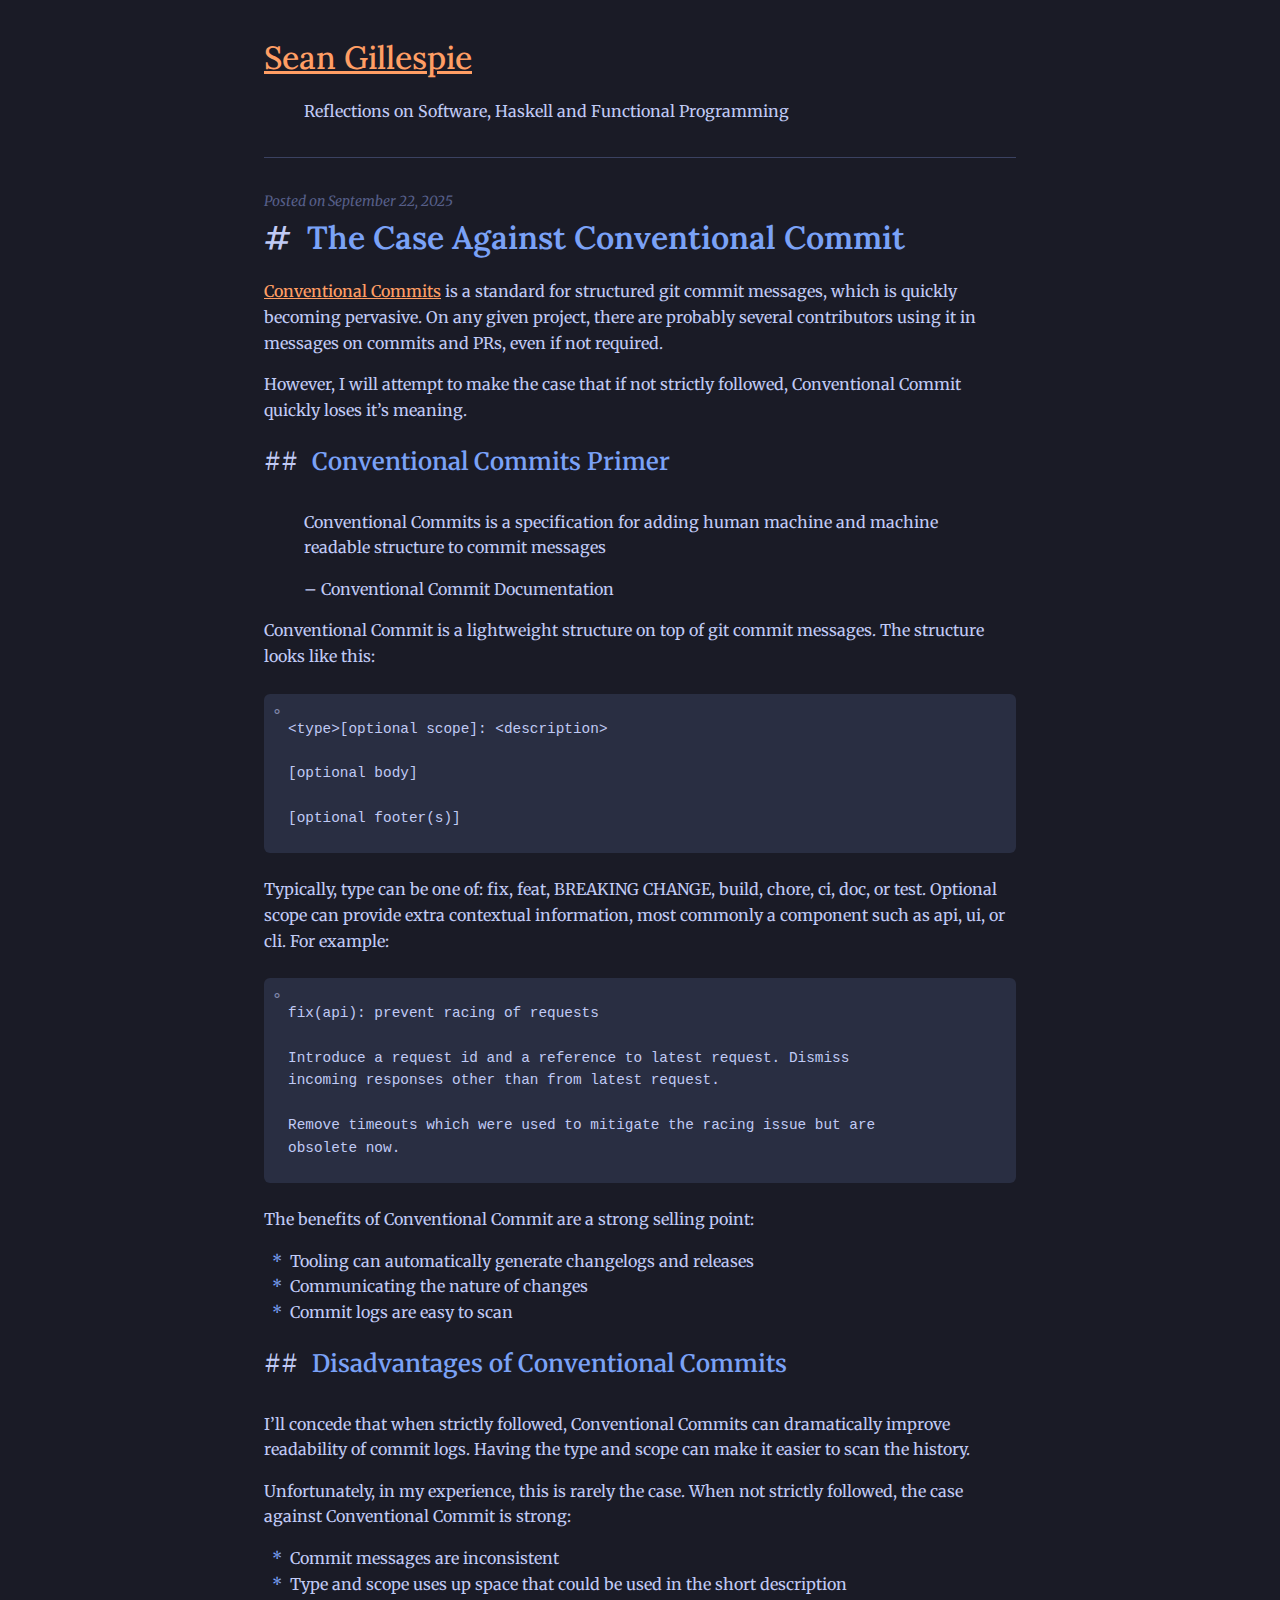
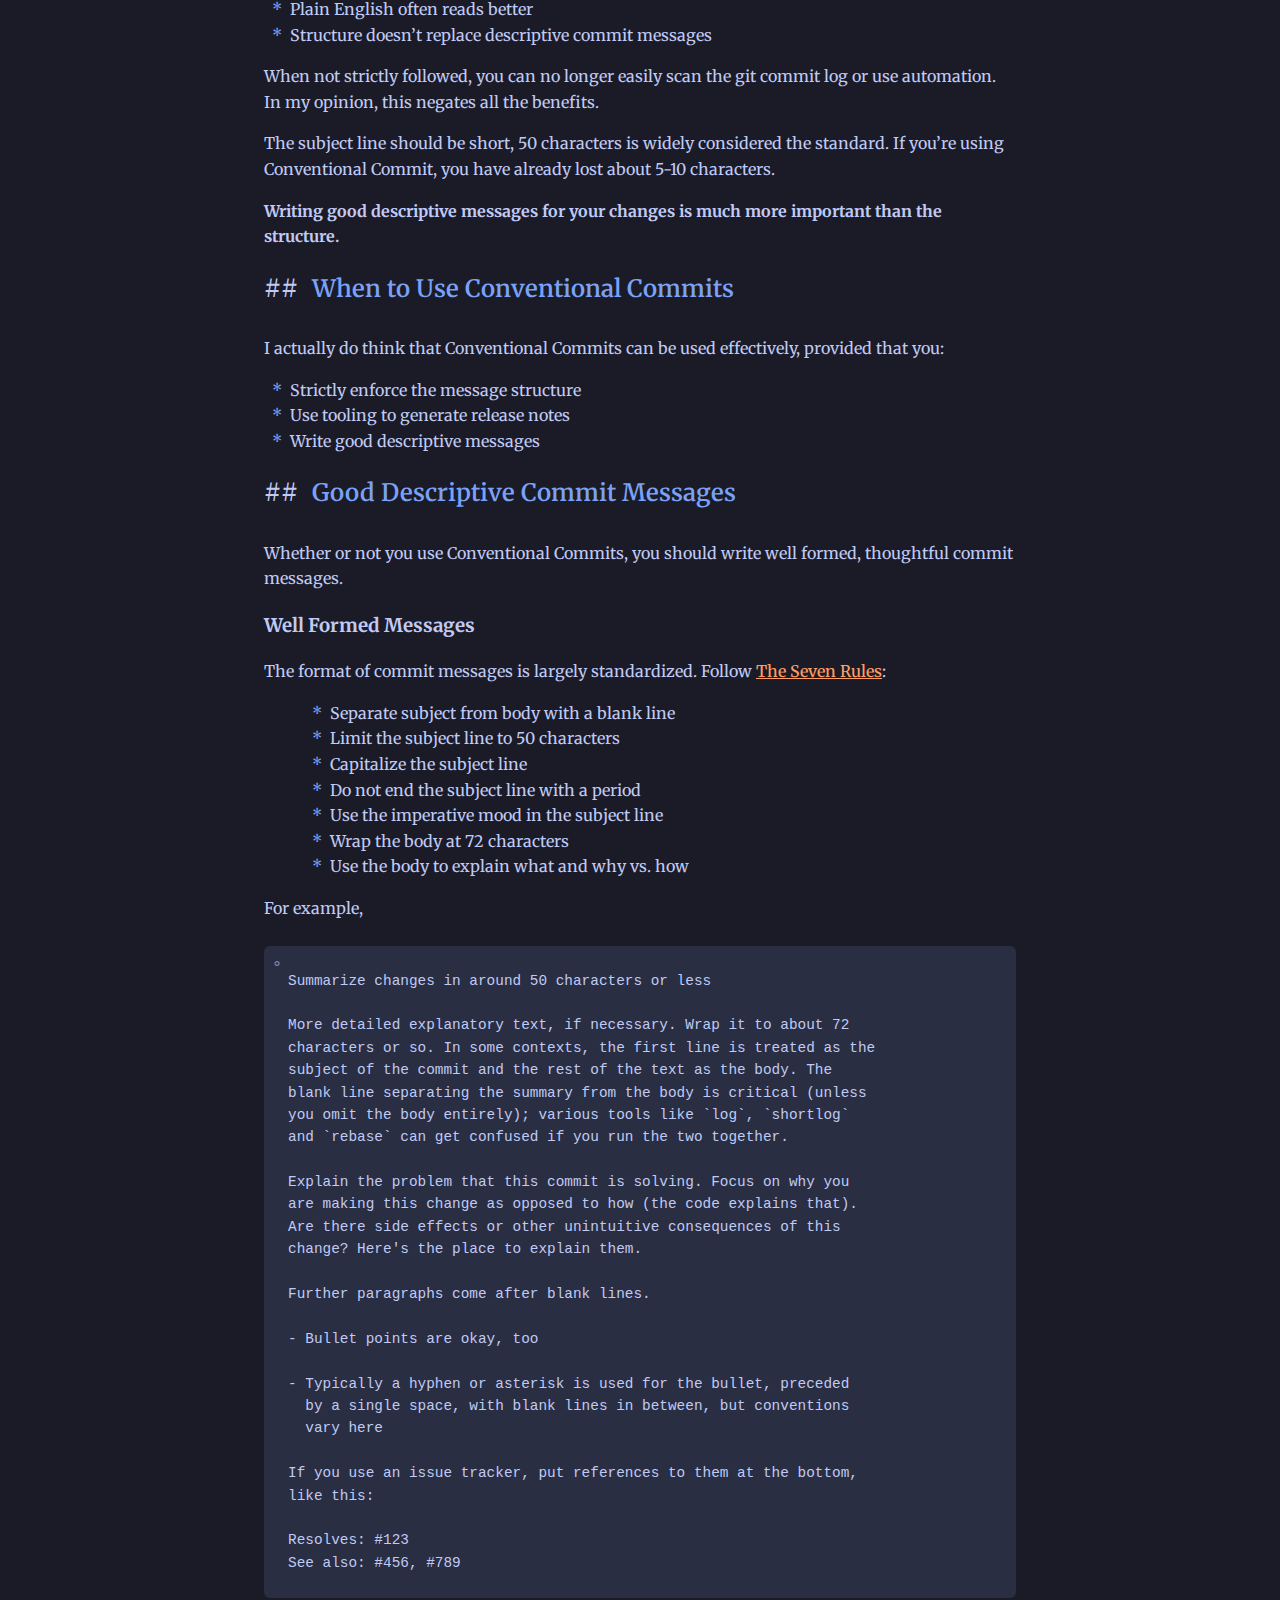
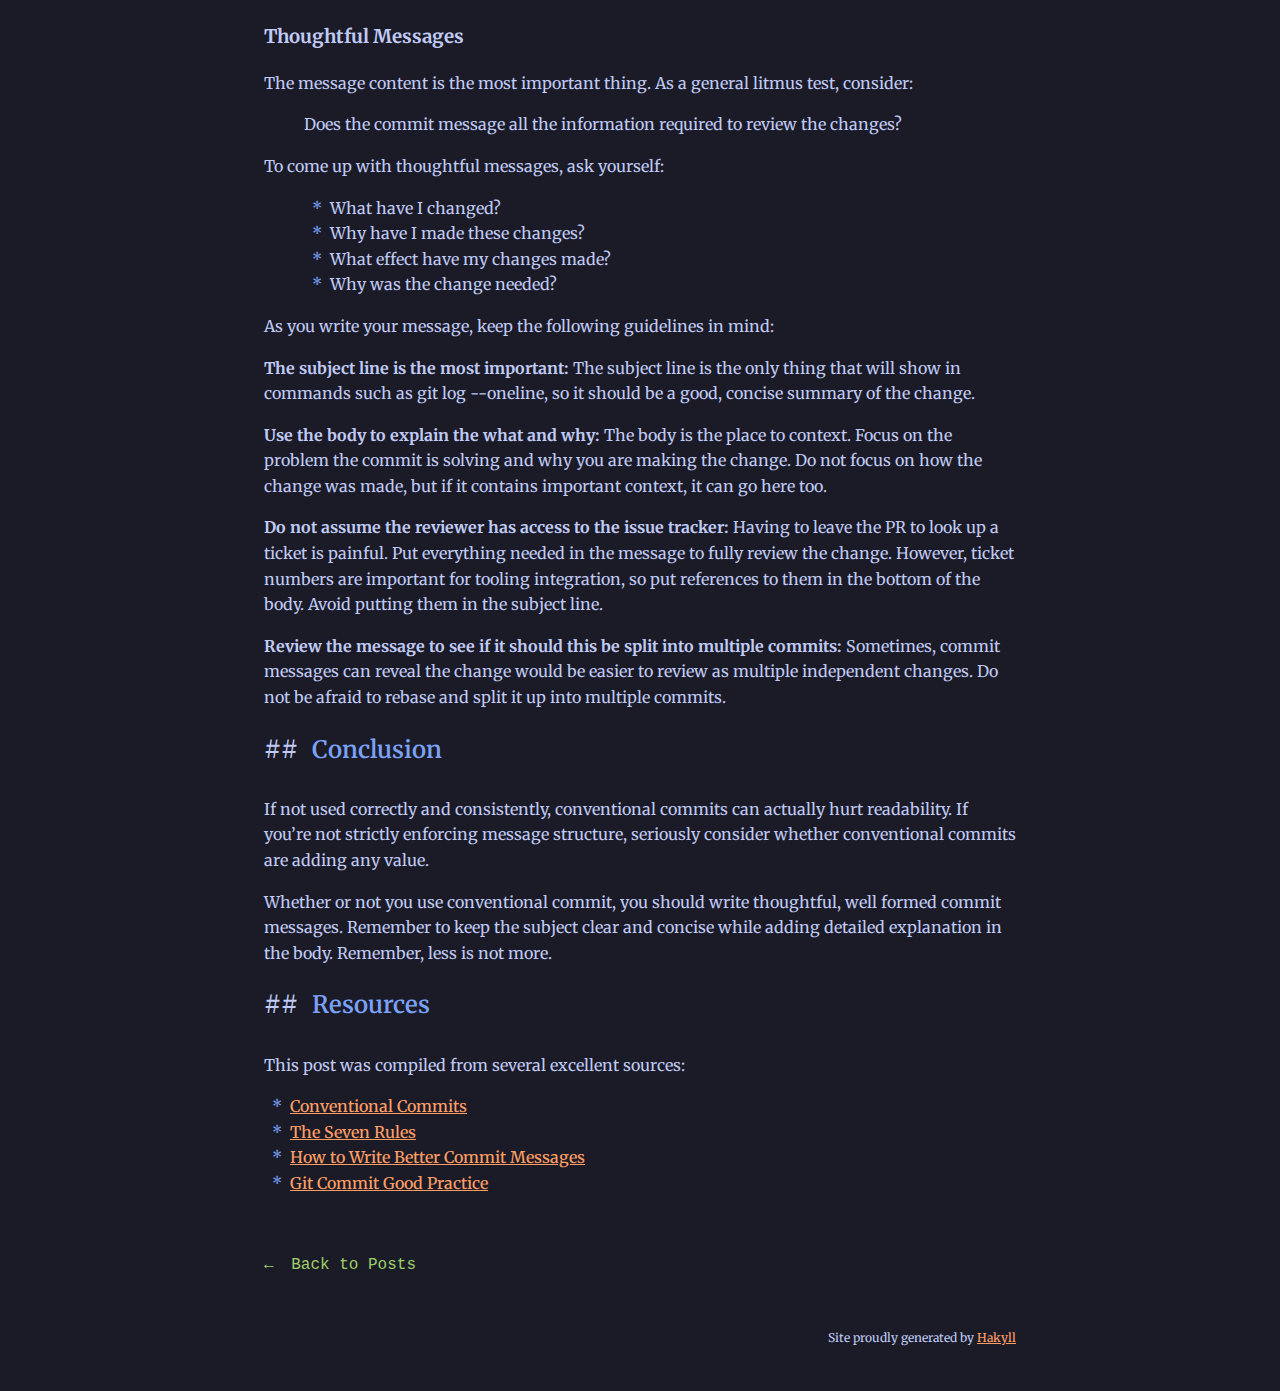
<file: docs/posts/2025-09-22-the-case-against-conventional-commit.html>
<?xml version="1.0" encoding="UTF-8" ?>
<!DOCTYPE html PUBLIC "-//W3C//DTD XHTML 1.0 Strict//EN" "http://www.w3.org/TR/xhtml1/DTD/xhtml1-strict.dtd">
<html xmlns="http://www.w3.org/1999/xhtml" xml:lang="en" lang="en">
    <head>
        <meta http-equiv="Content-Type" content="text/html; charset=UTF-8" />
        <meta http-equiv="x-ua-compatible" content="ie=edge">
        <meta name="viewport" content="width=device-width, initial-scale=1">
        <meta http-equiv="Cache-Control" content="max-age=86400, must-revalidate" />
        <title>Sean Gillespie - The Case Against Conventional Commit</title>
        <link rel="stylesheet" type="text/css" title="hakyll_theme" href="../css/lambdadark.css" />
    </head>

    <body>
        <div class="container">
          <header>
              <h1><a href="../" class="header">Sean Gillespie</a></h1>
              <blockquote>
                <p>Reflections on Software, Haskell and Functional Programming</p>
              </blockquote>

              <!--
              <nav>
                  <a href="/about.html">About</a>
              </nav>
              -->
          </header>

          <main role="main">
              <div class="info">
    Posted on September 22, 2025
    
</div>

<h1 id="the-case-against-conventional-commit">The Case Against Conventional Commit</h1>
<p><a href="https://www.conventionalcommits.org/en/v1.0.0/">Conventional Commits</a> is a standard for structured git commit messages, which is quickly
becoming pervasive. On any given project, there are probably several contributors using
it in messages on commits and PRs, even if not required.</p>
<p>However, I will attempt to make the case that if not strictly followed, Conventional Commit
quickly loses it’s meaning.</p>
<h2 id="conventional-commits-primer">Conventional Commits Primer</h2>
<blockquote>
<p>Conventional Commits is a specification for adding human machine and machine readable
structure to commit messages</p>
<p>– Conventional Commit Documentation</p>
</blockquote>
<p>Conventional Commit is a lightweight structure on top of git commit messages. The
structure looks like this:</p>
<pre><code>&lt;type&gt;[optional scope]: &lt;description&gt;

[optional body]

[optional footer(s)]</code></pre>
<p>Typically, type can be one of: fix, feat, BREAKING CHANGE, build, chore, ci, doc, or test.
Optional scope can provide extra contextual information, most commonly a component such as
api, ui, or cli. For example:</p>
<pre><code>fix(api): prevent racing of requests

Introduce a request id and a reference to latest request. Dismiss
incoming responses other than from latest request.

Remove timeouts which were used to mitigate the racing issue but are
obsolete now.</code></pre>
<p>The benefits of Conventional Commit are a strong selling point:</p>
<ul>
<li>Tooling can automatically generate changelogs and releases</li>
<li>Communicating the nature of changes</li>
<li>Commit logs are easy to scan</li>
</ul>
<h2 id="disadvantages-of-conventional-commits">Disadvantages of Conventional Commits</h2>
<p>I’ll concede that when strictly followed, Conventional Commits can dramatically improve
readability of commit logs. Having the type and scope can make it easier to scan the
history.</p>
<p>Unfortunately, in my experience, this is rarely the case. When
not strictly followed, the case against Conventional Commit is strong:</p>
<ul>
<li>Commit messages are inconsistent</li>
<li>Type and scope uses up space that could be used in the short description</li>
<li>Plain English often reads better</li>
<li>Structure doesn’t replace descriptive commit messages</li>
</ul>
<p>When not strictly followed, you can no longer easily scan the git commit log or use
automation. In my opinion, this negates all the benefits.</p>
<p>The subject line should be short, 50 characters is widely considered the standard. If
you’re using Conventional Commit, you have already lost about 5-10 characters.</p>
<p><strong>Writing good descriptive messages for your changes is much more important than the
structure.</strong></p>
<h2 id="when-to-use-conventional-commits">When to Use Conventional Commits</h2>
<p>I actually do think that Conventional Commits can be used effectively, provided that
you:</p>
<ul>
<li>Strictly enforce the message structure</li>
<li>Use tooling to generate release notes</li>
<li>Write good descriptive messages</li>
</ul>
<h2 id="good-descriptive-commit-messages">Good Descriptive Commit Messages</h2>
<p>Whether or not you use Conventional Commits, you should write well formed, thoughtful
commit messages.</p>
<h3 id="well-formed-messages">Well Formed Messages</h3>
<p>The format of commit messages is largely standardized. Follow
<a href="https://cbea.ms/git-commit/">The Seven Rules</a>:</p>
<ol type="1">
<li>Separate subject from body with a blank line</li>
<li>Limit the subject line to 50 characters</li>
<li>Capitalize the subject line</li>
<li>Do not end the subject line with a period</li>
<li>Use the imperative mood in the subject line</li>
<li>Wrap the body at 72 characters</li>
<li>Use the body to explain what and why vs. how</li>
</ol>
<p>For example,</p>
<pre><code>Summarize changes in around 50 characters or less

More detailed explanatory text, if necessary. Wrap it to about 72
characters or so. In some contexts, the first line is treated as the
subject of the commit and the rest of the text as the body. The
blank line separating the summary from the body is critical (unless
you omit the body entirely); various tools like `log`, `shortlog`
and `rebase` can get confused if you run the two together.

Explain the problem that this commit is solving. Focus on why you
are making this change as opposed to how (the code explains that).
Are there side effects or other unintuitive consequences of this
change? Here's the place to explain them.

Further paragraphs come after blank lines.

- Bullet points are okay, too

- Typically a hyphen or asterisk is used for the bullet, preceded
  by a single space, with blank lines in between, but conventions
  vary here

If you use an issue tracker, put references to them at the bottom,
like this:

Resolves: #123
See also: #456, #789</code></pre>
<h3 id="thoughtful-messages">Thoughtful Messages</h3>
<p>The message content is the most important thing. As a general litmus test, consider:</p>
<blockquote>
<p>Does the commit message all the information required to review the changes?</p>
</blockquote>
<p>To come up with thoughtful messages, ask yourself:</p>
<ol type="1">
<li>What have I changed?</li>
<li>Why have I made these changes?</li>
<li>What effect have my changes made?</li>
<li>Why was the change needed?</li>
</ol>
<p>As you write your message, keep the following guidelines in mind:</p>
<p><strong>The subject line is the most important:</strong> The subject line is the only thing that will
show in commands such as <span class="title-ref">git log --oneline</span>, so it should be a good, concise summary of
the change.</p>
<p><strong>Use the body to explain the what and why:</strong> The body is the place to context. Focus on
the problem the commit is solving and why you are making the change. Do not focus on how
the change was made, but if it contains important context, it can go here too.</p>
<p><strong>Do not assume the reviewer has access to the issue tracker:</strong> Having to leave the PR to
look up a ticket is painful. Put everything needed in the message to fully review the
change. However, ticket numbers are important for tooling integration, so put references
to them in the bottom of the body. Avoid putting them in the subject line.</p>
<p><strong>Review the message to see if it should this be split into multiple commits:</strong>
Sometimes, commit messages can reveal the change would be easier to review as multiple
independent changes. Do not be afraid to rebase and split it up into multiple commits.</p>
<h2 id="conclusion">Conclusion</h2>
<p>If not used correctly and consistently, conventional commits can actually hurt
readability. If you’re not strictly enforcing message structure, seriously consider
whether conventional commits are adding any value.</p>
<p>Whether or not you use conventional commit, you should write thoughtful, well formed
commit messages. Remember to keep the subject clear and concise while adding detailed
explanation in the body. Remember, less is not more.</p>
<h2 id="resources">Resources</h2>
<p>This post was compiled from several excellent sources:</p>
<ul>
<li><a href="https://www.conventionalcommits.org/en/v1.0.0/">Conventional Commits</a></li>
<li><a href="https://cbea.ms/git-commit/">The Seven Rules</a></li>
<li><a href="https://www.freecodecamp.org/news/how-to-write-better-git-commit-messages/">How to Write Better Commit Messages</a></li>
<li><a href="https://wiki.openstack.org/wiki/GitCommitMessages">Git Commit Good Practice</a></li>
</ul>

<nav class="post-nav">
    <a href="../" class="back-link">Back to Posts</a>
</nav>

<script src="https://giscus.app/client.js" data-repo="sgillespie/sgillespie.github.io" data-repo-id="R_kgDOHjsUew" data-category="Announcements" data-category-id="DIC_kwDOHjsUe84CvHb3" data-mapping="pathname" data-strict="0" data-reactions-enabled="1" data-emit-metadata="0" data-input-position="bottom" data-theme="catppuccin_mocha" data-lang="en" crossorigin="anonymous" async>
</script>

          </main>

          <footer>
              Site proudly generated by
              <a href="http://jaspervdj.be/hakyll">Hakyll</a>
          </footer>
        </container>
    </body>
</html>
</file>
<file: docs/css/fifthave.css>
@import url('https://fonts.googleapis.com/css?family=Open Sans');@import url('https://fonts.googleapis.com/css?family=Roboto');@import url('https://fonts.googleapis.com/css?family=Montserrat');@import url('https://fonts.googleapis.com/css?family=Playfair Display');@import url('https://fonts.googleapis.com/css?family=Lato');@import url('https://fonts.googleapis.com/css?family=Merriweather');body{background-color:rgb(248,249,250);color:#424242;font-family:'Montserrat',sans-serif;font-size:16px;margin:0 auto;max-width:800px;padding:30px 0 0 0}a{color:rgb(109,145,225);text-decoration:none}header{border-bottom:1px solid rgb(109,145,225);margin-bottom:30px;padding:2.5em 0px 12px 0px;z-index:999;width:100%}div.logo{width:100%;text-align:center}div.logo a{color:#424242;font-family:'Merriweather',serif;font-size:24px;font-weight:bold;text-decoration:none;text-shadow:none}header nav{margin-top:20px;text-align:center}header nav a{color:#fb8694;font-family:'Merriweather',serif;font-size:16px;font-weight:bold;margin-left:5px;text-decoration:none;text-transform:uppercase}header nav a:hover{background:#113;color:white;text-decoration:none}footer{background:#343434;color:#EEE;font-size:12px;padding:32px 0px 32px 0px;text-align:center;position:fixed;bottom:0;left:0;width:100%}footer a{color:#fb8694;text-decoration:none}h1{font-size:24px}h2{font-size:20px}section.header{color:#555;font-size:14px;font-style:italic}main{background:white;margin-bottom:70px;width:100%;padding:30px 20px 150px 20px}main div.info{width:800px;margin:auto;line-height:1em;text-transform:uppercase;font-weight:700;font-family:Merriweather;color:#AAA;font-size:.8em;margin-bottom:2em}main p,main h1,main h2,main h3,main h4,main h5,main ol,main ul,main blockquote{width:800px;margin:auto;line-height:1.75em}main h1,main h2,main h3,main h4,main h5,main ol,main ul{margin-top:0.9em;margin-bottom:0.5em;line-height:2em}main p+p{margin-top:1.8em}main img{padding:30px;border:1px solid rgba(0,0,0,0.2);filter:drop-shadow(0 1px 2px rgba(0,0,0,0.3)) opacity(0.7);width:120px}main img:hover{width:initial;padding:50px;background:#FFF;border-color:#1A9485;filter:drop-shadow(1px 2px 2px rgba(0,0,0,0.2) opacity(1));-webkit-transition:width 0.2s,height 0.4s;transition:width 0.2s,height 0.4s}main a,main a:visited{color:#fb8694;cursor:pointer}main a:hover,main a:focus{color:#96838E}main blockquote{margin-top:1.8em;margin-bottom:1.8em;margin-left:1em;padding-left:1em;border-left:2px solid #CCC}
</file>
<file: docs/css/lambdadark.css>
@import url('https://fonts.googleapis.com/css2?family=Lora:ital,wght@0,400..700;1,400..700&family=Merriweather:ital,opsz,wght@0,18..144,300..900;1,18..144,300..900&display=swap');:root{--bg:#1a1b26;--bg_highlight:#292e42;--bg_dark:#1f2335;--bg_dark1:#1b1e2d;--fg:#c0caf5;--fg_dark:#a9b1d6;--fg_gutter:#3b4261;--fghead:#93a1a1;--fgsub:#586e75;--border:#3b4261;--comment:#565f89;--blue:#7aa2f7;--cyan:#7dcfff;--green:#9ece6a;--orange:#ff9e64;--red:#f7768e;--magenta:#bb9af7;--violet:#ff007c;--yellow:#e0af68}*{box-sizing:border-box}body{background-color:var(--bg);color:var(--fg);font-family:'Merriweather',Helvetica,Arial,sans-serif;font-size:16px;line-height:1.6;margin:0;padding:0;min-height:100vh}.container{max-width:50rem;margin:0 auto;padding:2rem 1.5rem}h1{color:var(--blue);font-family:'Lora',Georgia,serif;font-size:2rem;font-weight:600;margin:0 0 0.5rem 0}h2{color:var(--blue);font-size:1.5rem;font-weight:600;padding-bottom:0.5rem}a{color:var(--orange);font-weight:500}a:hover{color:var(--cyan)}header{border-bottom:1px solid var(--border);margin-bottom:2rem;padding-bottom:1rem;position:relative}.subtitle{color:var(--fg);font-size:1rem;margin:0}.subtitle:before{color:var(--comment);content:'> ';margin-right:0.5rem}header nav{text-align:left;margin-top:0.5rem}header nav a{color:var(--base0);font-size:18px;font-weight:bold;text-decoration:none;text-transform:uppercase}.posts-header{color:var(--blue);font-size:1.5rem;font-weight:600;margin:0 0 1.5rem 0;padding-bottom:0.5rem}.posts-header:before{content:'# ';color:var(--fg)}.post-item{margin-bottom:1.5rem;padding:0.5rem 0;transition:all 0.2s ease}.post-item:last-of-type{border-bottom:none}.post-title:before{color:var(--blue);content:'* ';margin-right:0.5rem;text-decoration:none}.post-title a{font-size:1.1rem;margin-bottom:0.25rem}.post-date{color:var(--comment);font-size:0.9rem;font-weight:400;margin-left:1.25rem}.archive-section{margin-top:2rem;padding-top:0;text-align:left;padding-bottom:1.5rem}.archive-link{display:inline-block;color:var(--green);font-family:'SF Mono',monospace;font-weight:500;text-decoration:none;// padding:1rem 0rem;transition:all 0.2s ease}.archive-link::before{content:"→ ";margin-right:0.25rem}.archive-link:hover{color:var(--cyan)}div.info{color:var(--comment);font-size:14px;font-style:italic}main h1:before{color:var(--fg);content:'# ';margin-right:0.5rem}main h2:before{color:var(--fg);content:'## ';margin-right:0.5rem}ul,li{list-style:none;margin:0;padding:0};li{padding-left:0.5rem}li::before{content:'*';color:var(--blue);margin-right:0.5rem;margin-left:0.5rem}code{background-color:var(--bg_highlight);color:var(--yellow);padding:0.2rem 0.4rem;border-radius:3px;font-family:'SF Mono',Consolas,'Liberation Mono',Menlo,monospace;font-size:0.9em}pre{background-color:var(--bg_highlight);color:var(--fg);padding:1.5rem;border-radius:6px;overflow-x:auto;font-family:'SF Mono',Consolas,'Liberation Mono',Menlo,monospace;line-height:1.4;margin:1.5rem 0;position:relative}pre::before{content:"∘";color:var(--fg);position:absolute;left:0.5rem;top:0.5rem;font-size:1rem;font-family:'SF Mono',monospace;opacity:0.6}pre code{background:none;padding:0;border-radius:0;color:inherit}.keyword{color:var(--green)}.string{color:var(--cyan)}.comment{color:var(--base01);font-style:italic}.type{color:var(--yellow)}.function{color:var(--blue)}.post-nav{margin-top:3rem;padding-top:0}.back-link{color:var(--green);font-family:'SF Mono',monospace;font-weight:500;text-decoration:none;padding:0.5rem 0;transition:all 0.2s ease;display:inline-block}.back-link::before{content:"← ";margin-right:0.5rem}.back-link:hover{color:var(--cyan);padding-left:0.5rem}@media (max-width:768px){.container{padding:1.5rem 1rem}.post-title{font-size:1.75rem}pre{padding:1rem}}footer{border-top:solid 1px var(--sep);font-size:12px;margin-top:30px;padding:12px 0px 12px 0px;text-align:right}
</file>
